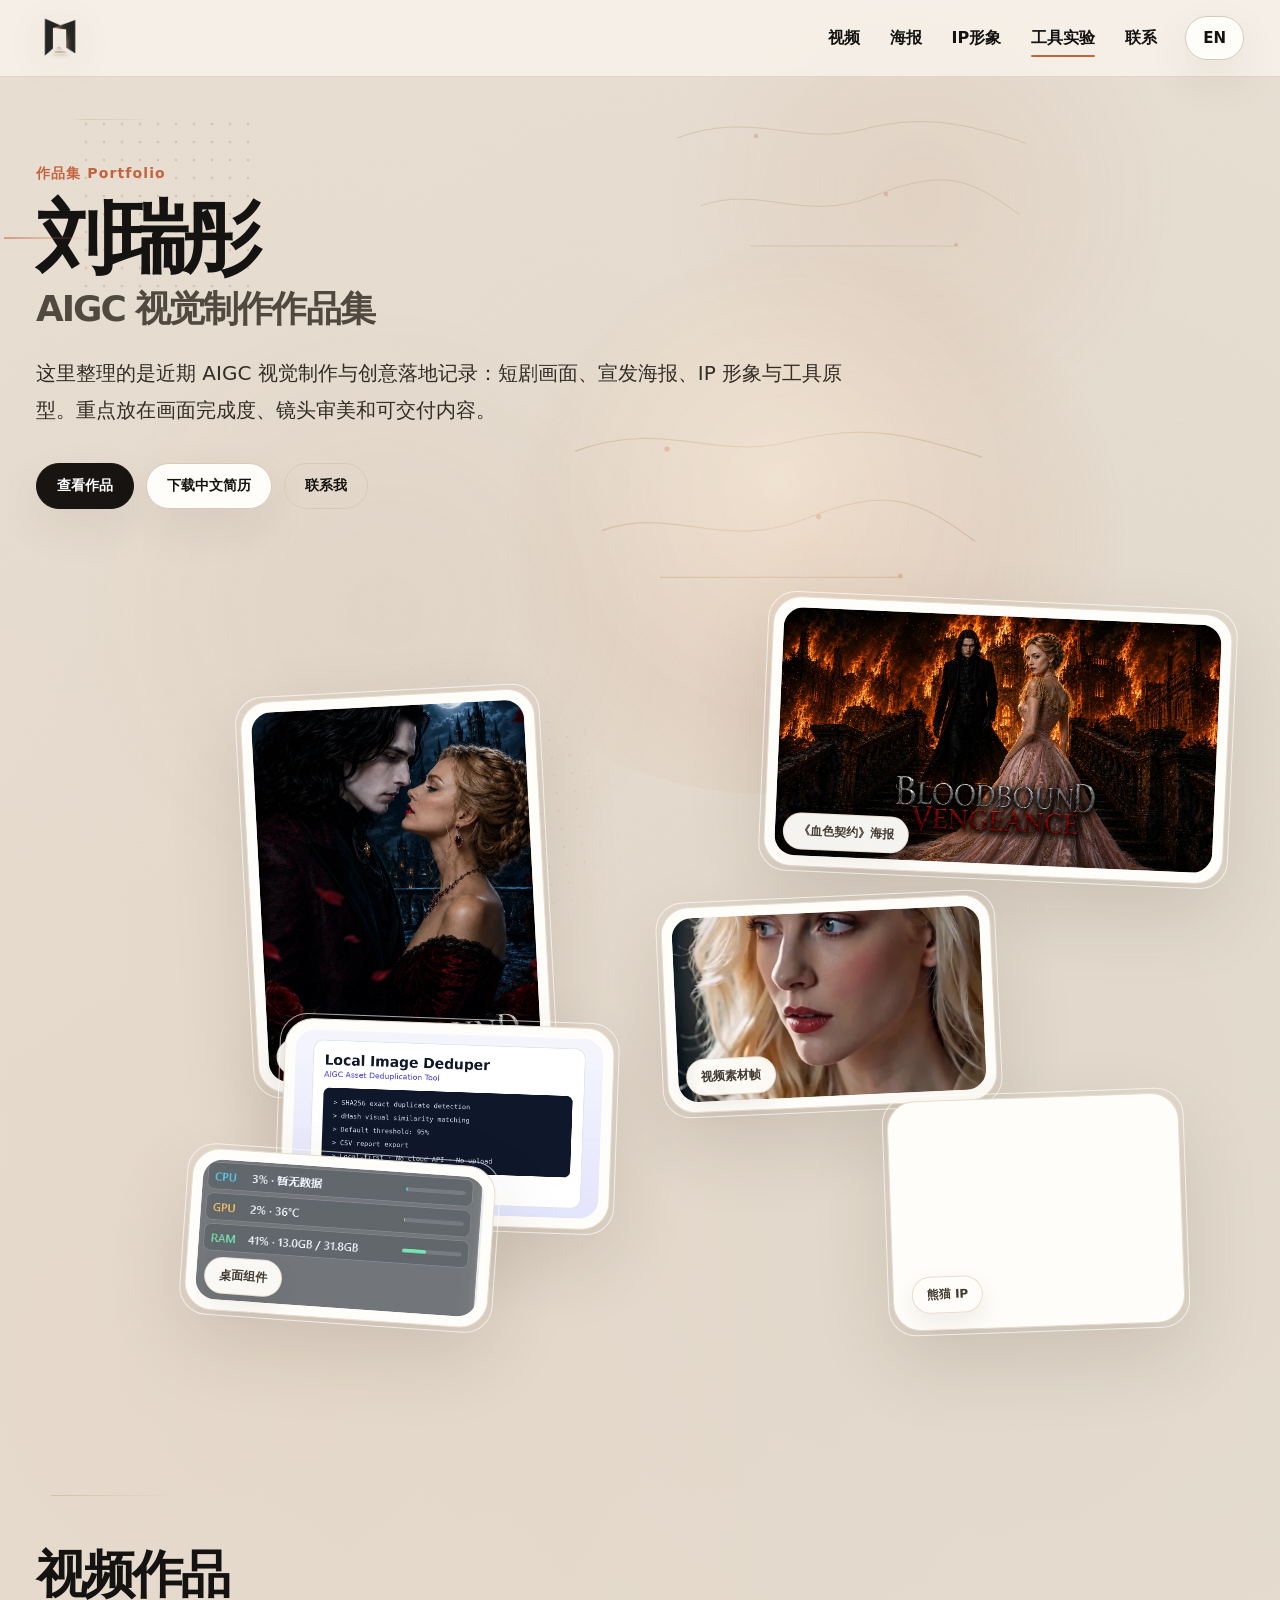
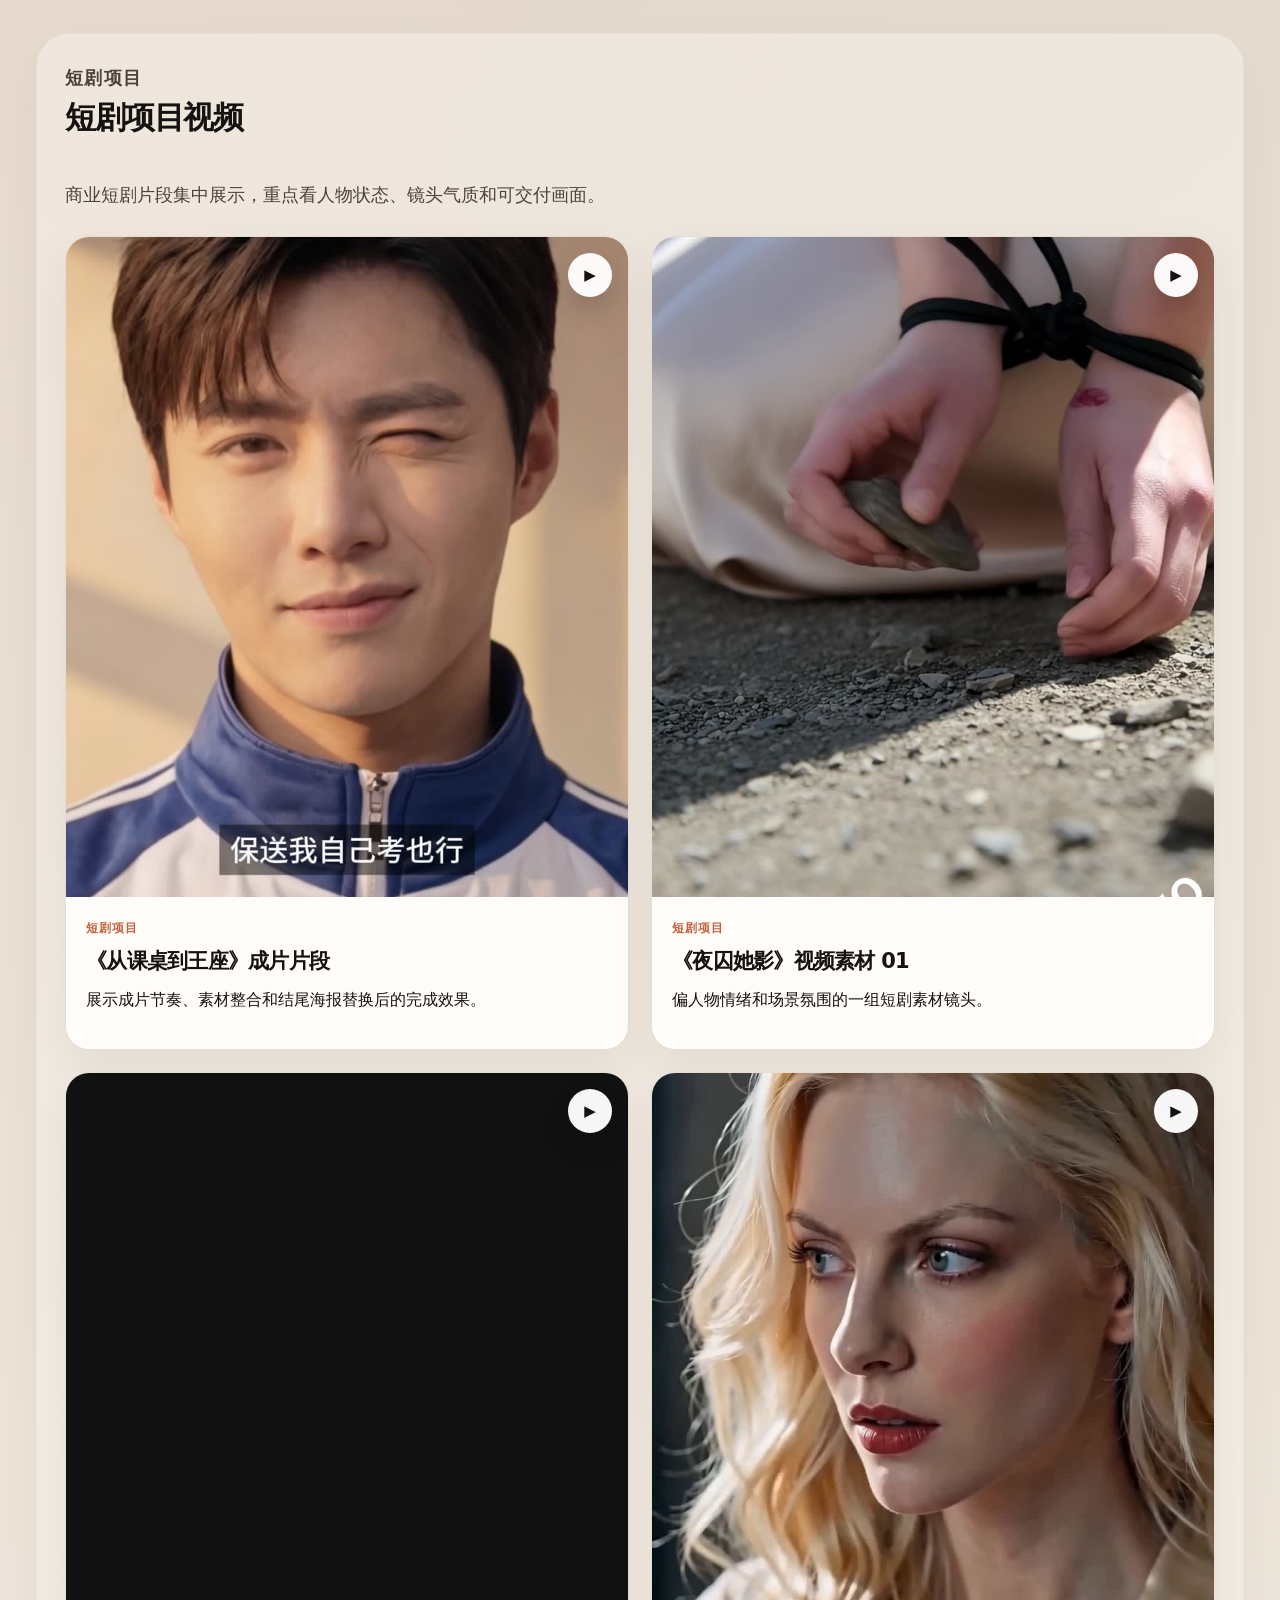
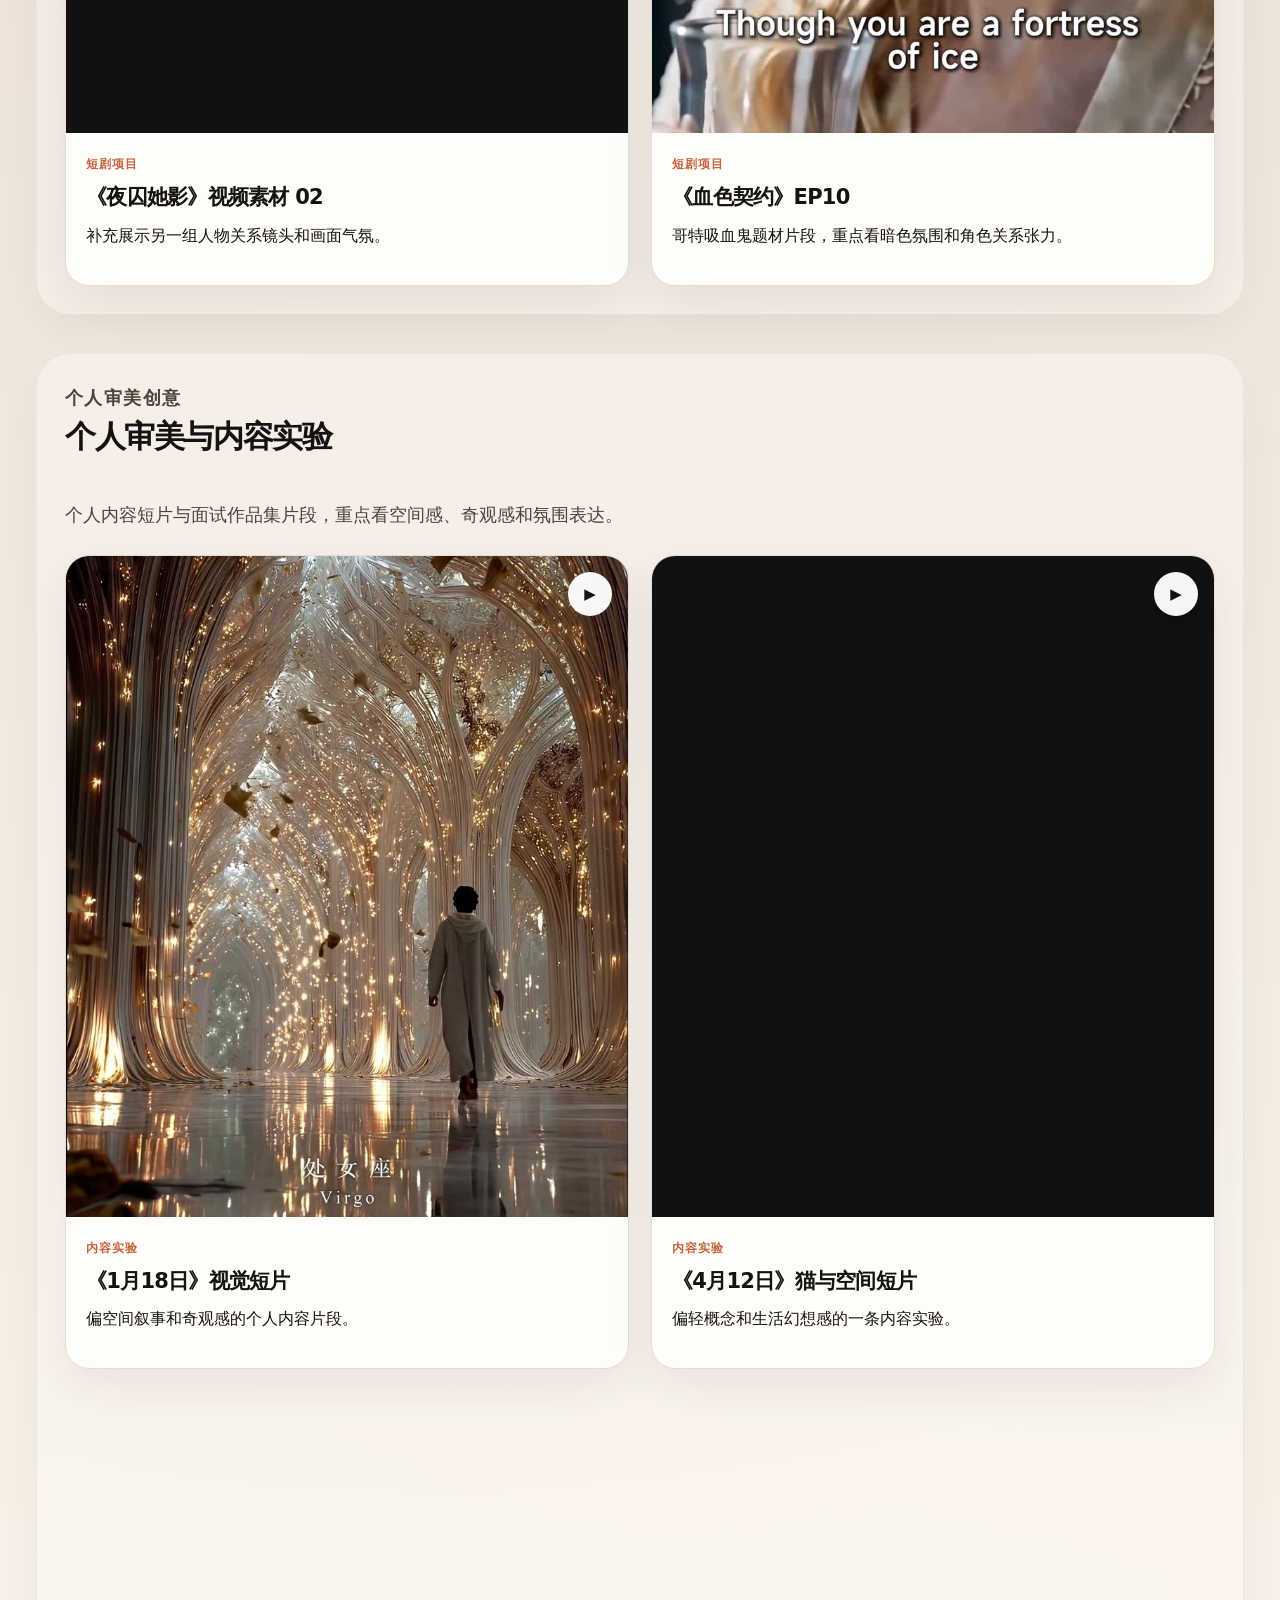
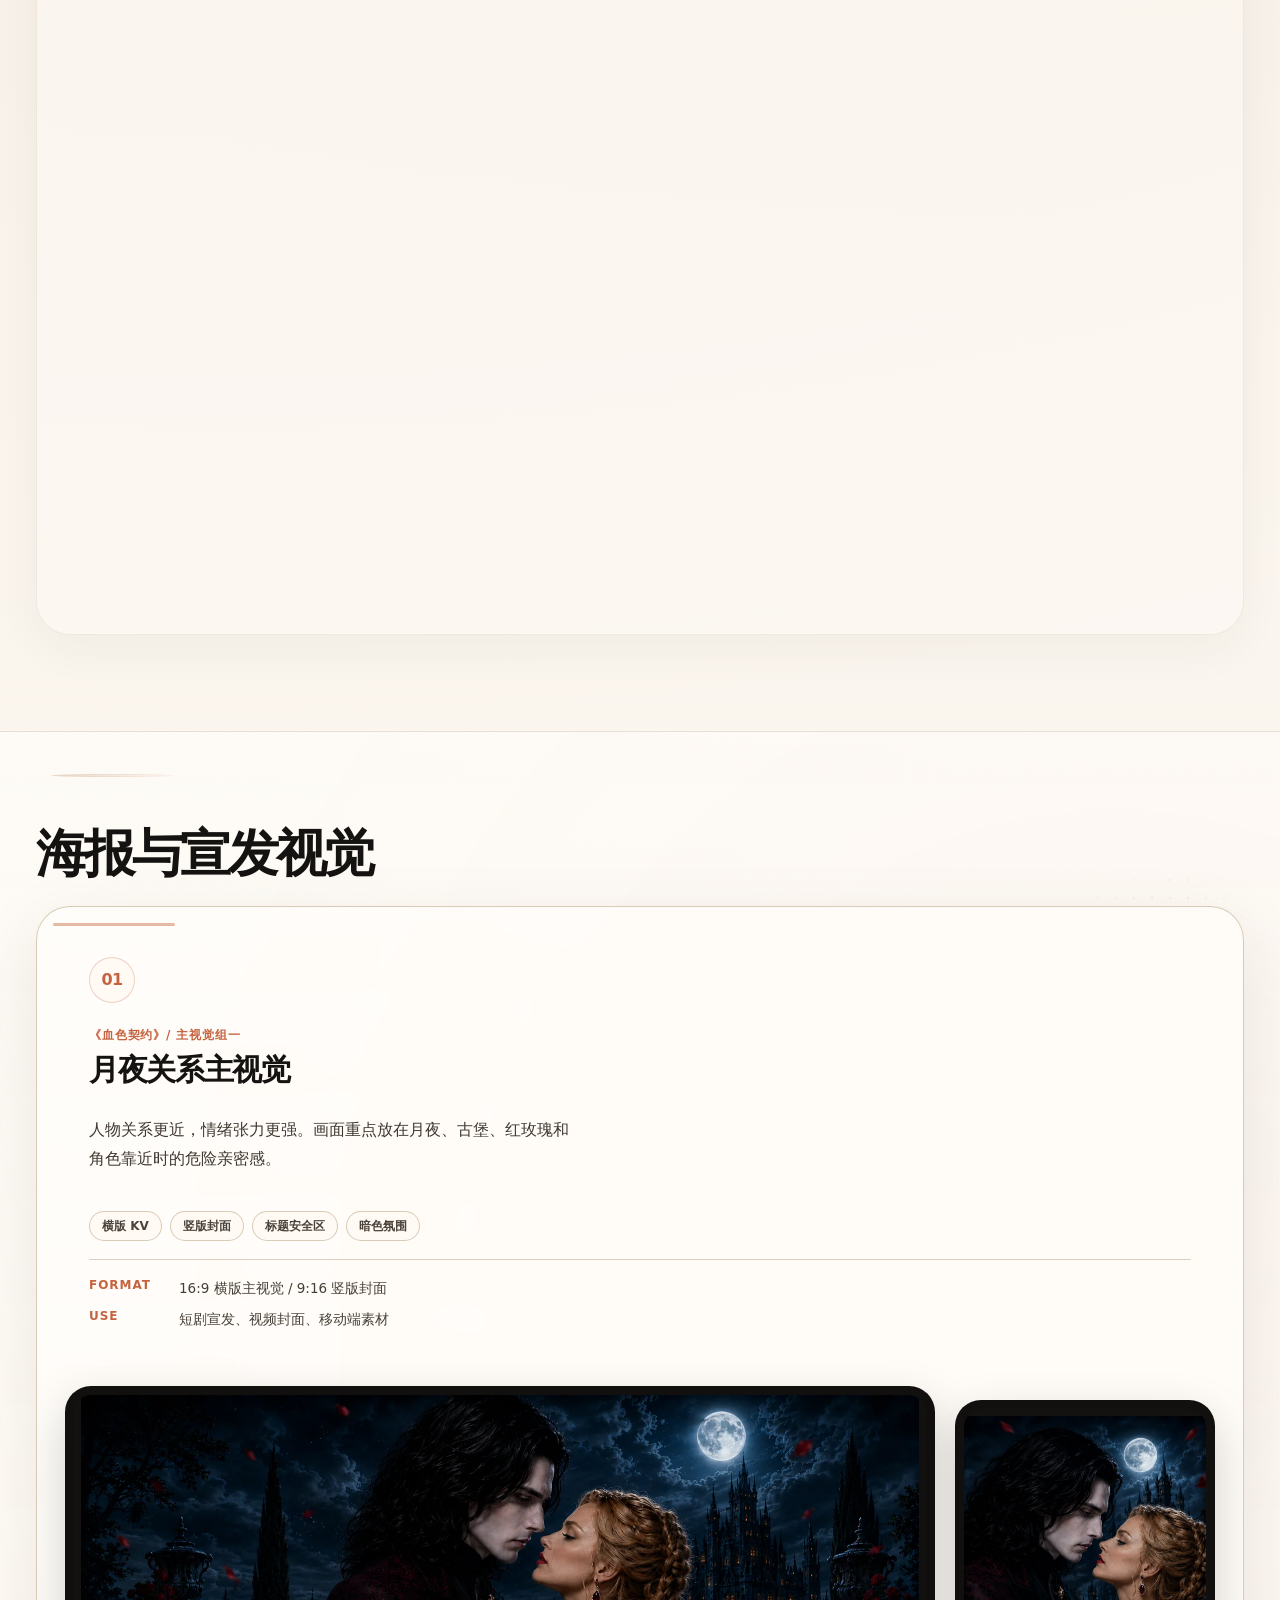
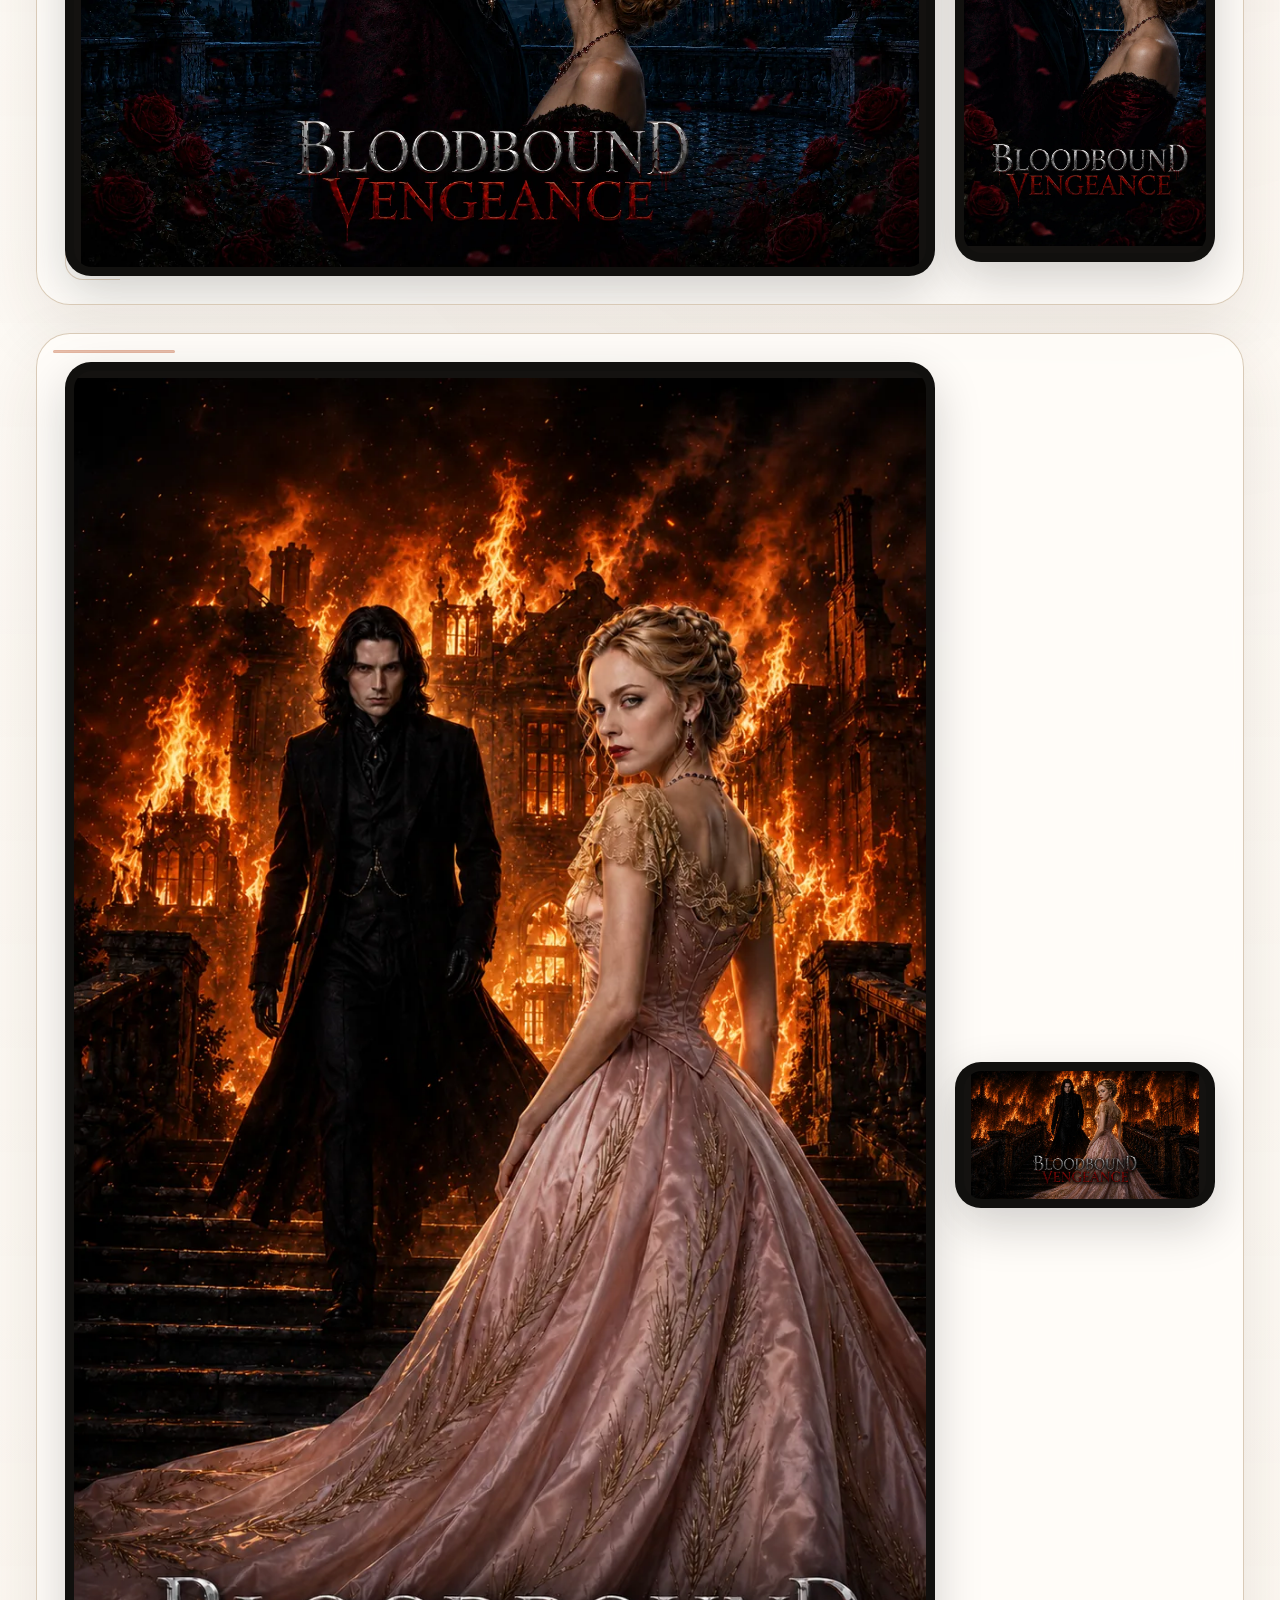
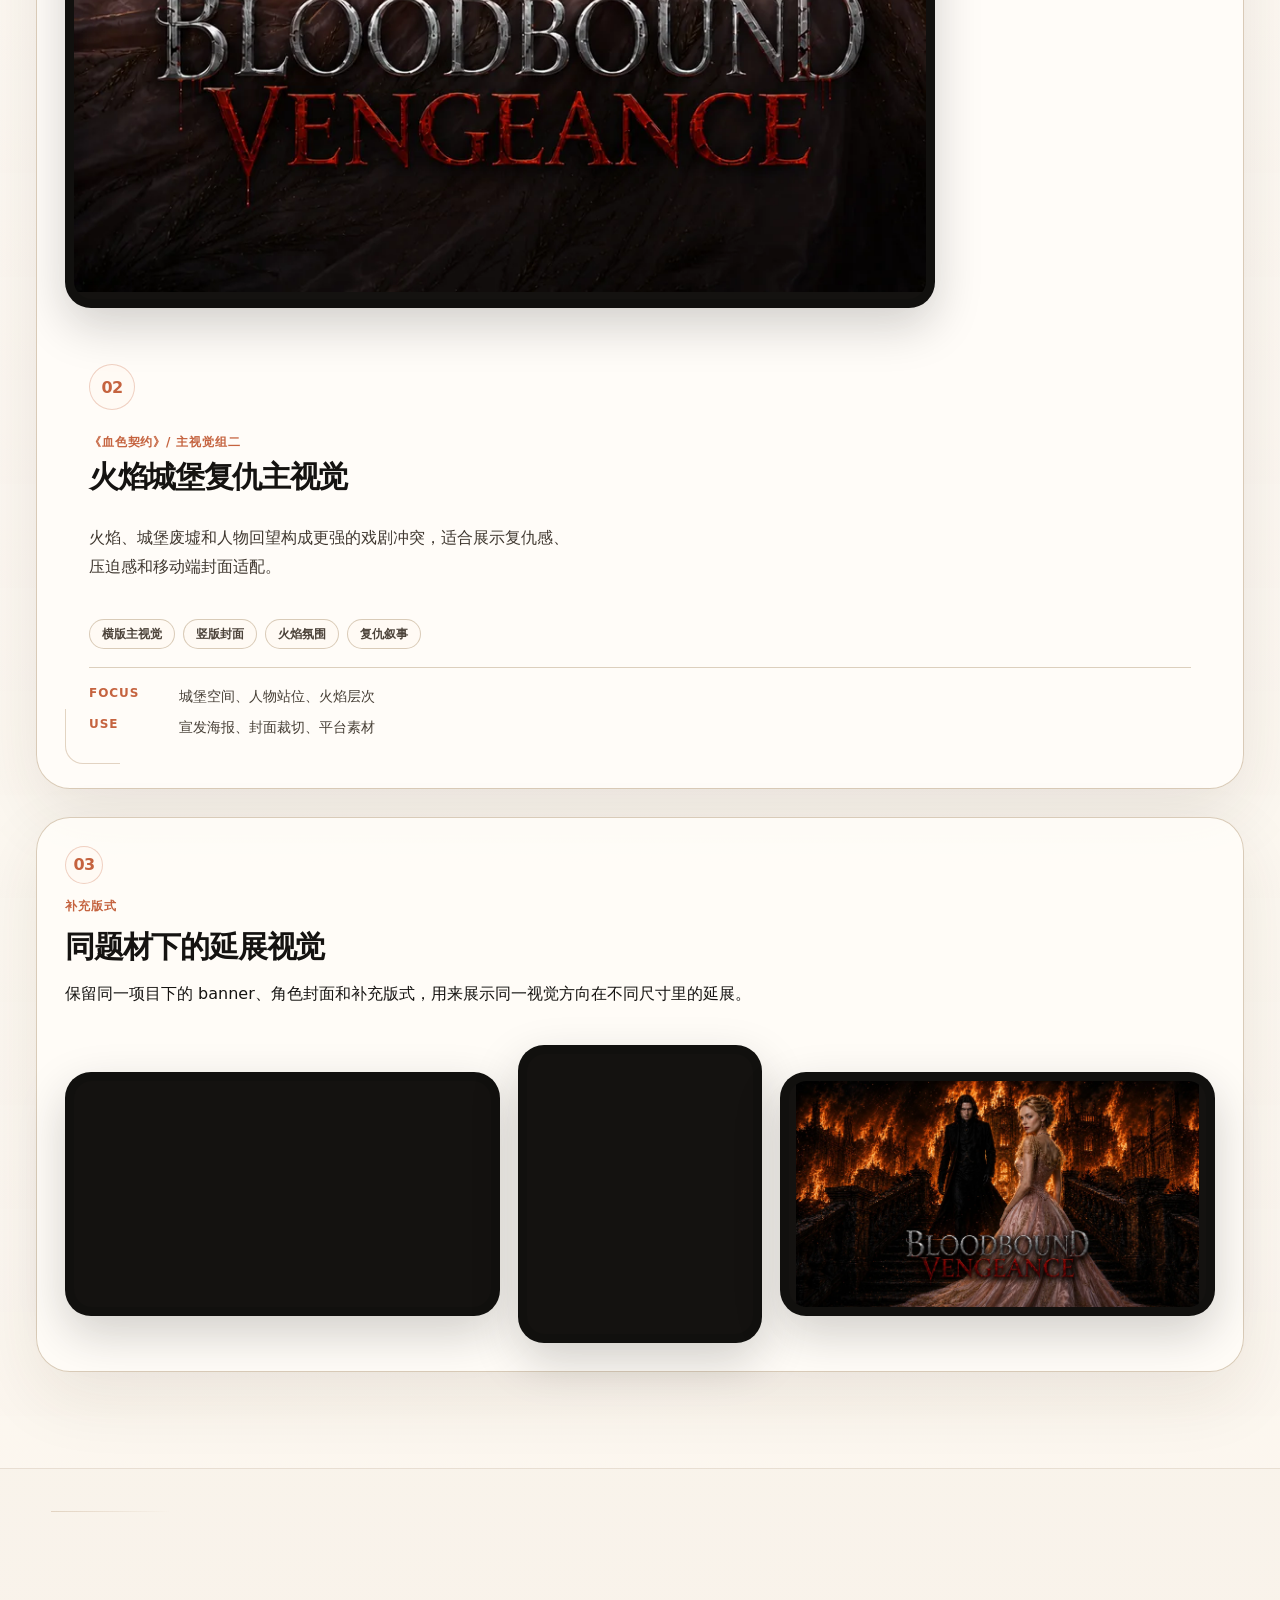
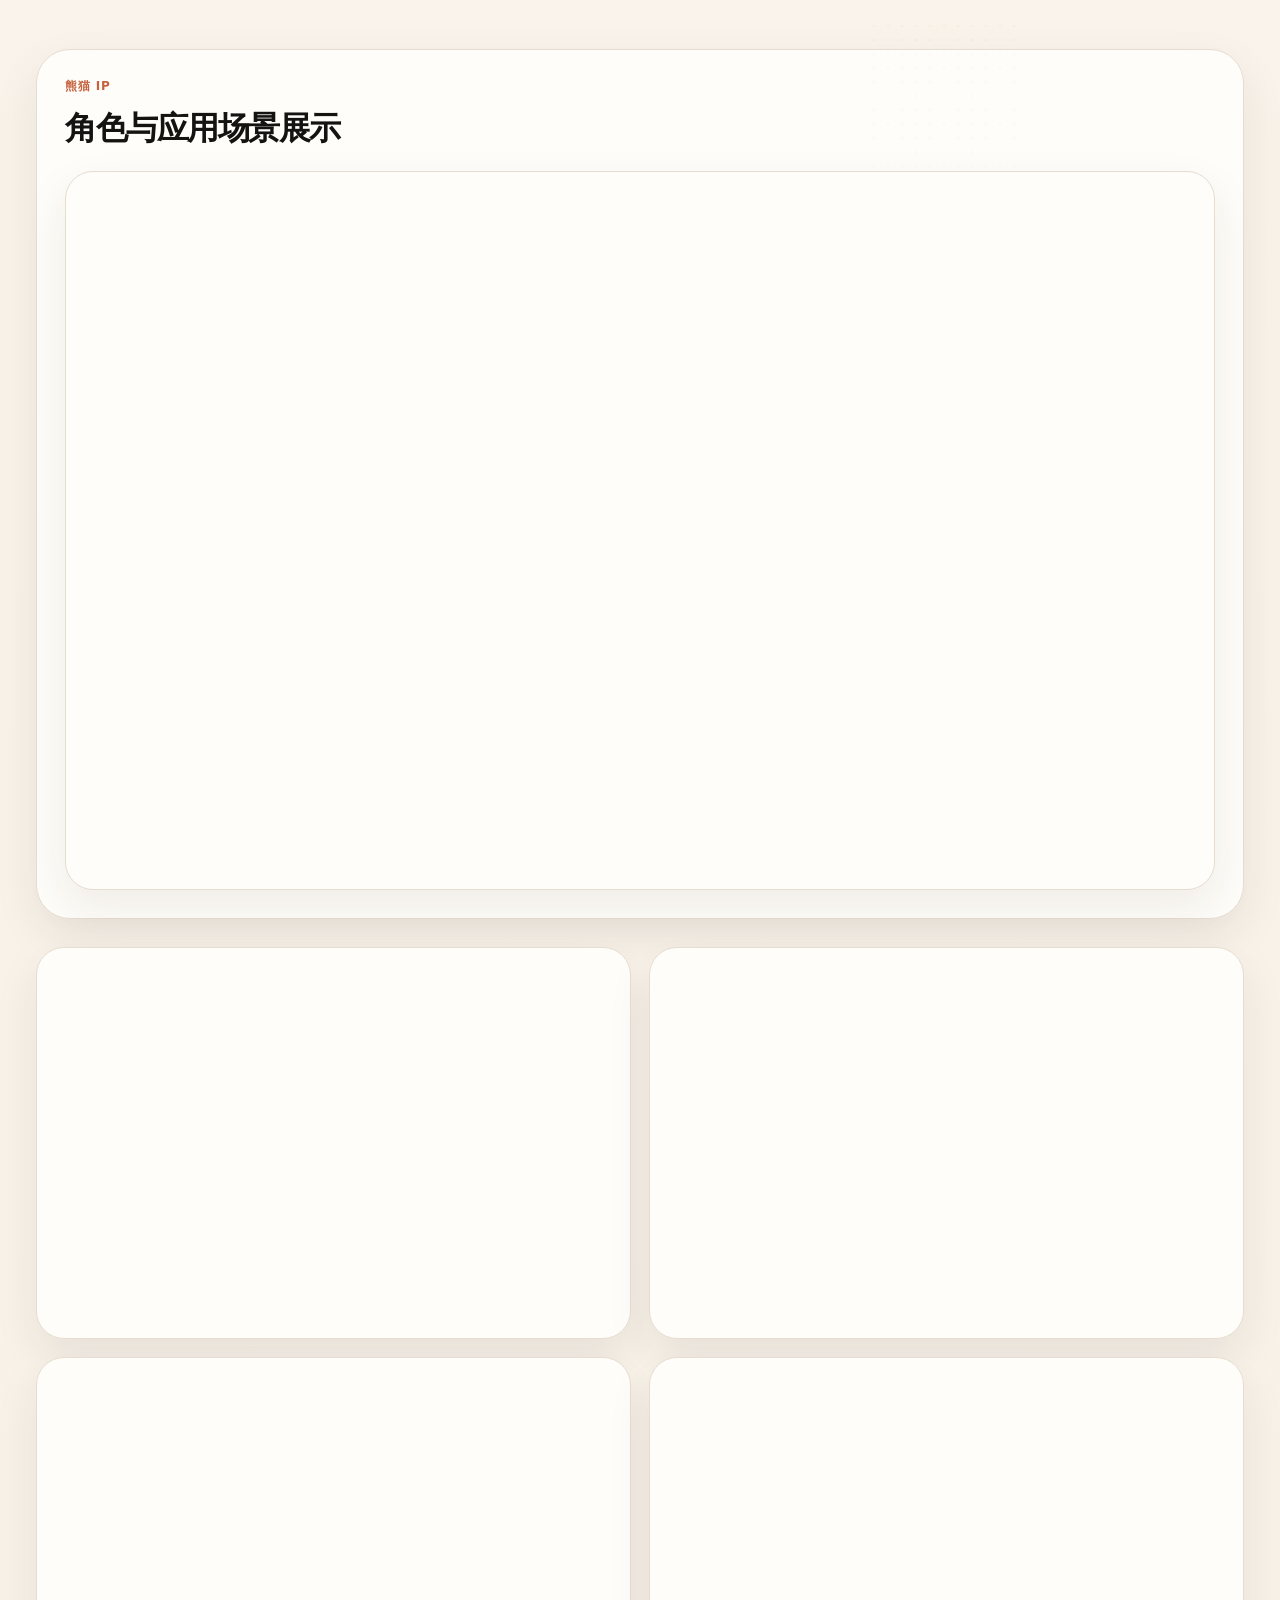
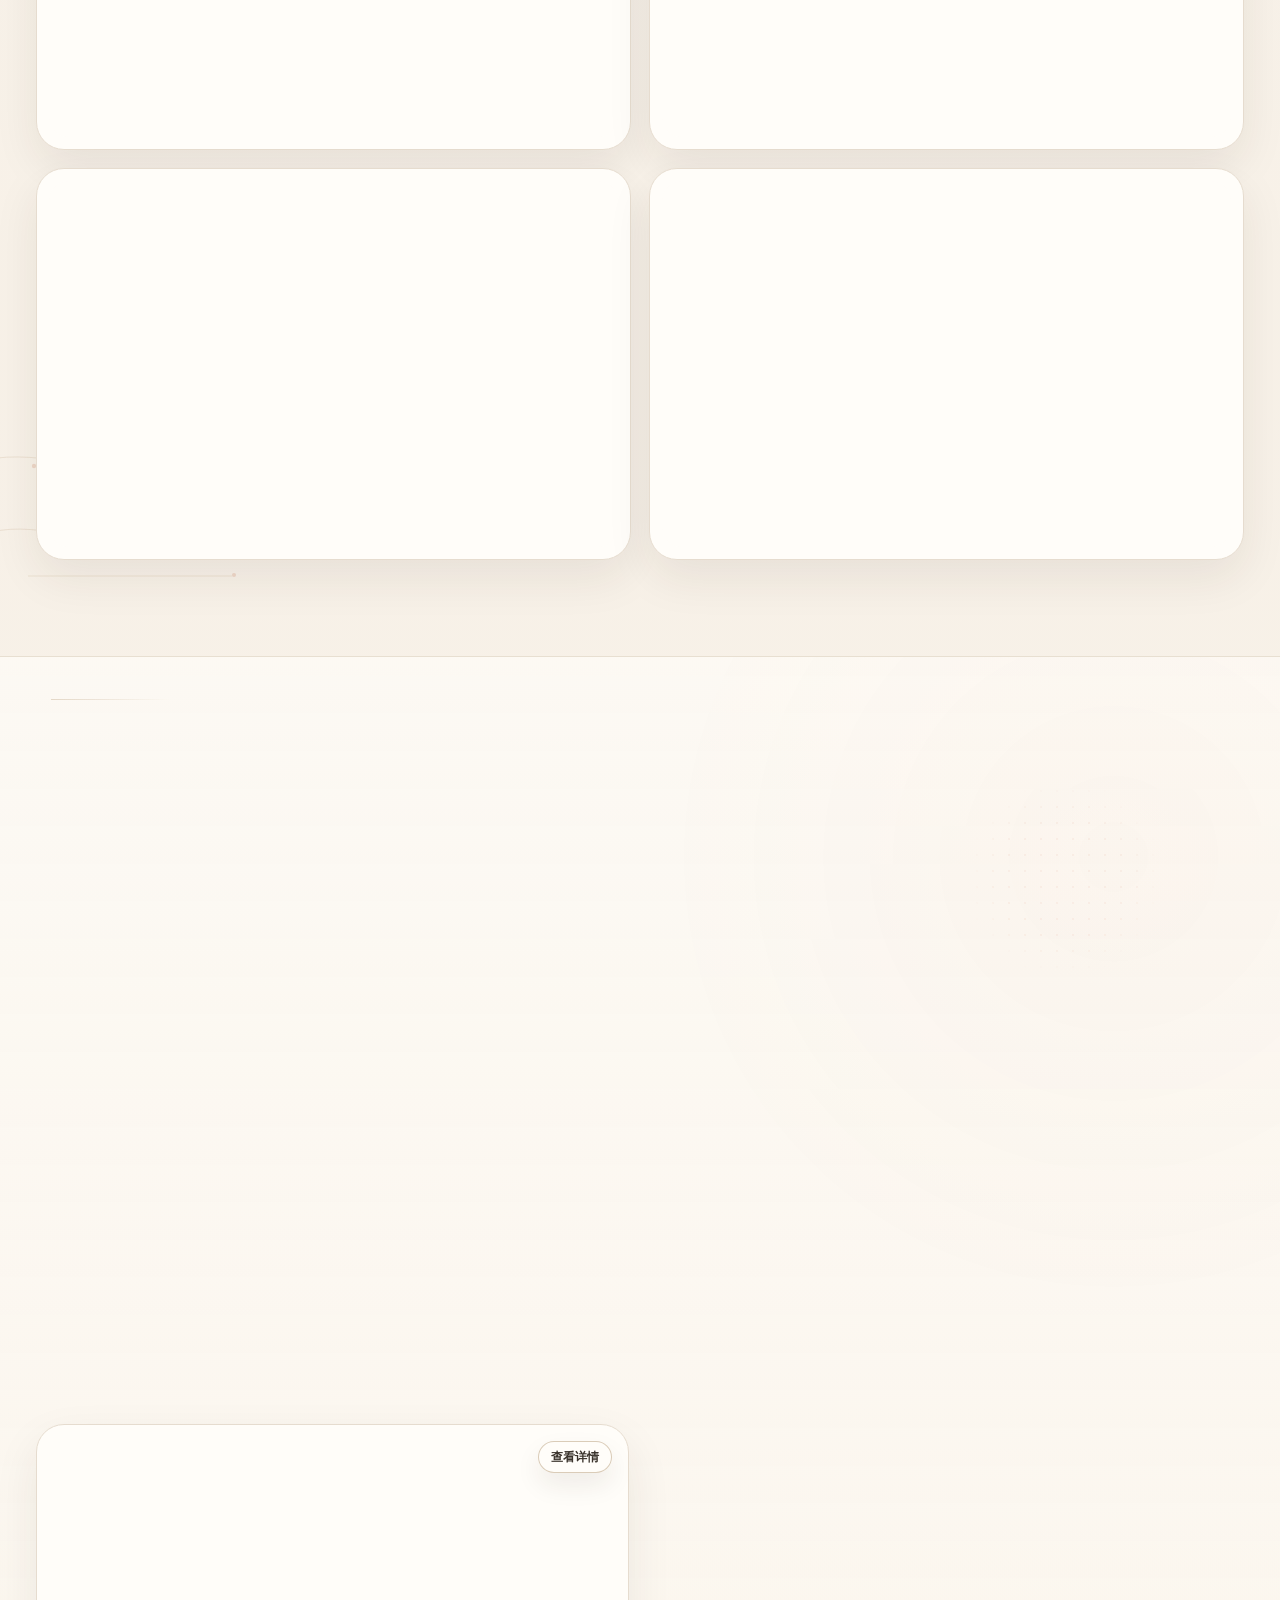
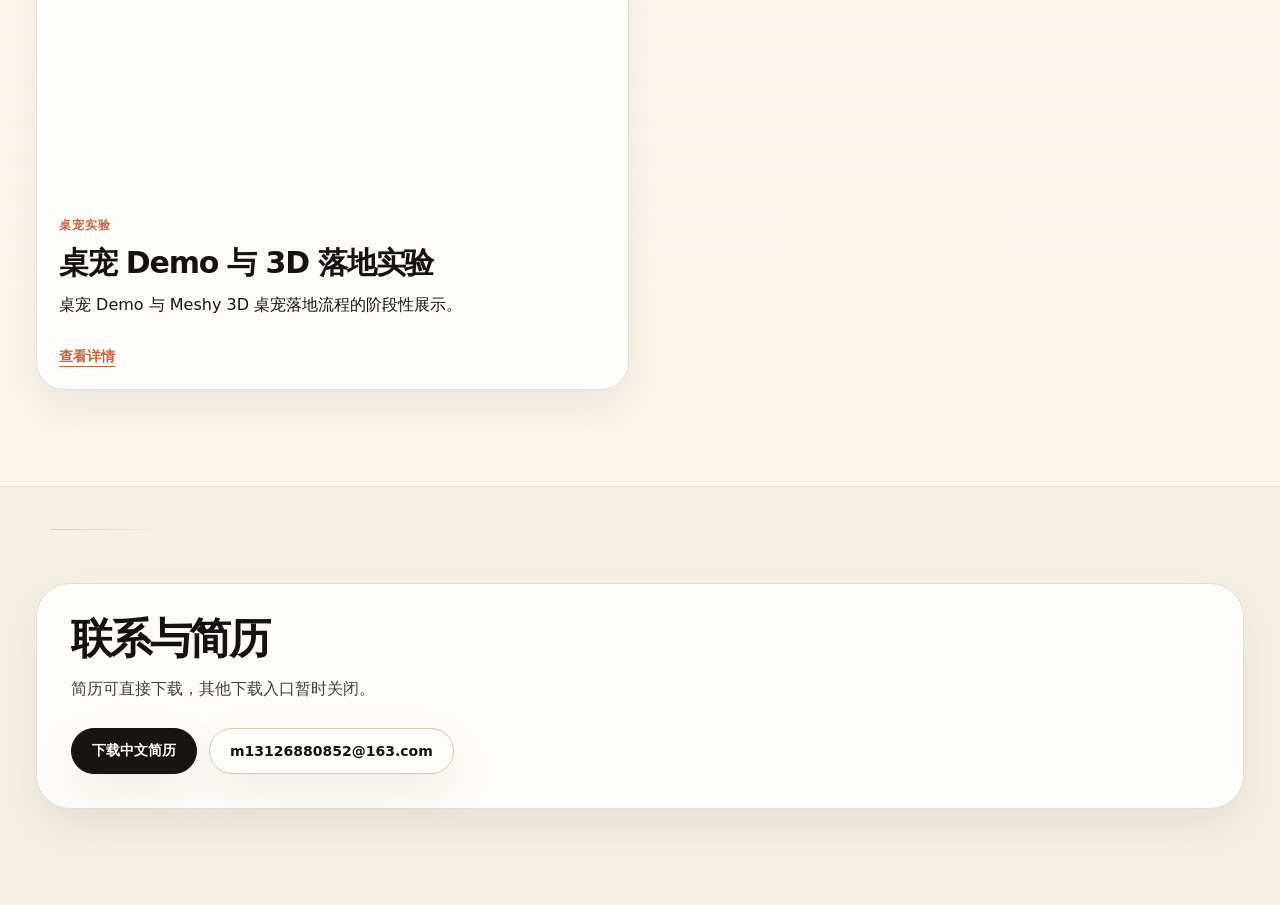
<file: index.html>
<!doctype html>
<html lang="zh-CN">
<head>
  <meta charset="utf-8">
  <meta name="viewport" content="width=device-width, initial-scale=1">
  <title>刘瑞彤｜AIGC 视觉制作作品集</title>
  <meta name="description" content="刘瑞彤的 AIGC 视觉制作作品集，包含短剧项目视频、个人审美实验、海报视觉、IP 形象与工具原型。">

  <link rel="icon" href="favicon.ico?v=5" sizes="any">
  <link rel="icon" type="image/svg+xml" href="assets/images/logo/favicon.svg?v=5">
  <link rel="apple-touch-icon" href="assets/images/logo/apple-touch-icon.png?v=5">
  <link rel="stylesheet" href="assets/css/main.css?v=5">
</head>
<body class="cn">
  <nav class="nav" aria-label="primary">
    <div class="nav-wrap">
      <a class="brand brand-logo-only" href="#top" aria-label="刘瑞彤作品集"><img decoding="async" class="brand-logo" src="assets/images/logo/site-logo.png" alt="刘瑞彤作品集"></a>
      <div class="nav-links">
        <a href="#video" data-nav data-cn>视频</a><a href="#video" data-nav data-en>Video</a>
        <a href="#posters" data-nav data-cn>海报</a><a href="#posters" data-nav data-en>Posters</a>
        <a href="#ip" data-nav data-cn>IP形象</a><a href="#ip" data-nav data-en>IP</a>
        <a href="#lab" data-nav data-cn>工具实验</a><a href="#lab" data-nav data-en>Lab</a>
        <a href="#contact" data-nav data-cn>联系</a><a href="#contact" data-nav data-en>Contact</a>
      </div>
      <button class="lang" id="langBtn" type="button" aria-label="toggle language">EN</button>
    </div>
  </nav>

  <main id="top">
    <section class="hero section">
      <div class="shell hero-grid">
        <div class="hero-copy reveal">
          <p class="eyebrow" data-cn>作品集 Portfolio</p>
          <p class="eyebrow" data-en>Portfolio</p>
          <h1 data-cn>刘瑞彤</h1>
          <h1 data-en>Ruitong Liu</h1>
          <p class="hero-title" data-cn>AIGC 视觉制作作品集</p>
          <p class="hero-title" data-en>AIGC Visual Production Portfolio</p>
          <p class="hero-lead" data-cn>这里整理的是近期 AIGC 视觉制作与创意落地记录：短剧画面、宣发海报、IP 形象与工具原型。重点放在画面完成度、镜头审美和可交付内容。</p>
          <p class="hero-lead" data-en>Selected AIGC visual production and creative delivery work, focused on image finish, shot aesthetics, campaign visuals, IP character design, and practical prototypes.</p>
          <div class="hero-actions">
            <a class="btn btn-dark" href="#video" data-cn>查看作品</a><a class="btn btn-dark" href="#video" data-en>View Work</a>
            <a class="btn btn-light" href="assets/downloads/resume-cn.pdf" download data-cn>下载中文简历</a>
            <a class="btn btn-light" href="assets/downloads/resume-en.pdf" download data-en>Download CV</a>
            <a class="btn btn-ghost" href="mailto:m13126880852@163.com" data-cn>联系我</a><a class="btn btn-ghost" href="mailto:m13126880852@163.com" data-en>Contact</a>
          </div>
        </div>

        <div class="hero-collage reveal" aria-label="作品拼贴">
          <figure class="collage-item c1" data-depth="18">
            <img decoding="async" src="assets/images/posters/bloodbound-fire-wide.webp" alt="血色契约海报">
            <figcaption data-cn>《血色契约》海报</figcaption><figcaption data-en>Bloodbound poster</figcaption>
          </figure>
          <figure class="collage-item c2" data-depth="24">
            <img decoding="async" src="assets/images/posters/bloodbound-moon-vertical.webp" alt="竖版海报">
            <figcaption data-cn>竖版封面</figcaption><figcaption data-en>Vertical cover</figcaption>
          </figure>
          <figure class="collage-item c3" data-depth="14">
            <img decoding="async" src="assets/images/video-blood10-cover.jpg" alt="视频素材">
            <figcaption data-cn>视频素材帧</figcaption><figcaption data-en>Video frame</figcaption>
          </figure>
          <figure class="collage-item c4" data-depth="10">
            <img decoding="async" src="assets/images/tools/local-image-deduper.webp" alt="本地图片查重工具">
            <figcaption data-cn>本地工具</figcaption><figcaption data-en>Local tool</figcaption>
          </figure>
          <figure class="collage-item c5" data-depth="12">
            <img decoding="async" src="assets/images/ip/panda-thumb.webp" alt="熊猫IP">
            <figcaption data-cn>熊猫 IP</figcaption><figcaption data-en>Panda IP</figcaption>
          </figure>
          <figure class="collage-item c6" data-depth="16">
            <img decoding="async" src="assets/images/tools/hardware-glass.webp" alt="桌面监控组件">
            <figcaption data-cn>桌面组件</figcaption><figcaption data-en>Desktop widget</figcaption>
          </figure>
        </div>
      </div>
    </section>

    <section id="video" class="section">
      <div class="shell">
        <div class="section-head minimal-head reveal">
          <h2 data-cn>视频作品</h2>
          <h2 data-en>Video Work</h2>
        </div>

        <div class="content-group reveal">
          <div class="group-head">
            <div>
              <p class="group-kicker" data-cn>短剧项目</p><p class="group-kicker" data-en>Short Drama</p>
              <h3 data-cn>短剧项目视频</h3><h3 data-en>Short-Drama Clips</h3>
            </div>
            <p data-cn>商业短剧片段集中展示，重点看人物状态、镜头气质和可交付画面。</p>
            <p data-en>Commercial short-drama excerpts focused on character staging, visual tone, and delivery-ready output.</p>
          </div>
          <div class="video-grid four">
            <article class="video-card reveal" data-video="assets/videos/desk-to-throne-preview.mp4">
              <button class="video-cover"><img decoding="async" loading="lazy" src="assets/images/video-desk-cover.jpg" alt="从课桌到王座"><span>▶</span></button>
              <div class="card-copy">
                <p class="meta" data-cn>短剧项目</p><p class="meta" data-en>Drama Project</p>
                <h3 data-cn>《从课桌到王座》成片片段</h3><h3 data-en>Desk to Throne</h3>
                <p data-cn>展示成片节奏、素材整合和结尾海报替换后的完成效果。</p><p data-en>Edited episode clip with pacing, integration, and ending poster replacement.</p>
              </div>
            </article>
            <article class="video-card reveal" data-video="assets/videos/night-prison-17-preview.mp4">
              <button class="video-cover"><img decoding="async" loading="lazy" src="assets/images/video-night17-cover.jpg" alt="夜囚她影 01"><span>▶</span></button>
              <div class="card-copy">
                <p class="meta" data-cn>短剧项目</p><p class="meta" data-en>Drama Project</p>
                <h3 data-cn>《夜囚她影》视频素材 01</h3><h3 data-en>Night Prison 01</h3>
                <p data-cn>偏人物情绪和场景氛围的一组短剧素材镜头。</p><p data-en>Character-driven drama material focused on mood and atmosphere.</p>
              </div>
            </article>
            <article class="video-card reveal" data-video="assets/videos/night-prison-21-preview.mp4">
              <button class="video-cover"><img decoding="async" loading="lazy" src="assets/images/video-night21-cover.jpg" alt="夜囚她影 02"><span>▶</span></button>
              <div class="card-copy">
                <p class="meta" data-cn>短剧项目</p><p class="meta" data-en>Drama Project</p>
                <h3 data-cn>《夜囚她影》视频素材 02</h3><h3 data-en>Night Prison 02</h3>
                <p data-cn>补充展示另一组人物关系镜头和画面气氛。</p><p data-en>Additional character and mood shots from the same project.</p>
              </div>
            </article>
            <article class="video-card reveal" data-video="assets/videos/bloodbound-ep10-preview.mp4">
              <button class="video-cover"><img decoding="async" loading="lazy" src="assets/images/video-blood10-cover.jpg" alt="血色契约 EP10"><span>▶</span></button>
              <div class="card-copy">
                <p class="meta" data-cn>短剧项目</p><p class="meta" data-en>Drama Project</p>
                <h3 data-cn>《血色契约》EP10</h3><h3 data-en>Bloodbound Vengeance EP10</h3>
                <p data-cn>哥特吸血鬼题材片段，重点看暗色氛围和角色关系张力。</p><p data-en>Gothic vampire preview built around dark atmosphere and character tension.</p>
              </div>
            </article>
          </div>
        </div>

        <div class="content-group reveal group-offset">
          <div class="group-head">
            <div>
              <p class="group-kicker" data-cn>个人审美创意</p><p class="group-kicker" data-en>Personal Visuals</p>
              <h3 data-cn>个人审美与内容实验</h3><h3 data-en>Personal Visual Experiments</h3>
            </div>
            <p data-cn>个人内容短片与面试作品集片段，重点看空间感、奇观感和氛围表达。</p>
            <p data-en>Personal motion pieces and portfolio reels focused on atmosphere, spectacle, and spatial imagination.</p>
          </div>
          <div class="video-grid four">
            <article class="video-card reveal" data-video="assets/videos/reels/reel-0118.mp4">
              <button class="video-cover"><img decoding="async" loading="lazy" src="assets/images/reels/reel-0118.jpg" alt="1月18日内容实验"><span>▶</span></button>
              <div class="card-copy">
                <p class="meta" data-cn>内容实验</p><p class="meta" data-en>Personal Reel</p>
                <h3 data-cn>《1月18日》视觉短片</h3><h3 data-en>Jan 18 Visual Reel</h3>
                <p data-cn>偏空间叙事和奇观感的个人内容片段。</p><p data-en>A personal motion piece built around spatial storytelling and spectacle.</p>
              </div>
            </article>
            <article class="video-card reveal" data-video="assets/videos/reels/reel-0412.mp4">
              <button class="video-cover"><img decoding="async" loading="lazy" src="assets/images/reels/reel-0412.jpg" alt="4月12日内容实验"><span>▶</span></button>
              <div class="card-copy">
                <p class="meta" data-cn>内容实验</p><p class="meta" data-en>Personal Reel</p>
                <h3 data-cn>《4月12日》猫与空间短片</h3><h3 data-en>Apr 12 Cat Motion Piece</h3>
                <p data-cn>偏轻概念和生活幻想感的一条内容实验。</p><p data-en>A lighter concept piece mixing domestic space and surreal motion.</p>
              </div>
            </article>
            <article class="video-card reveal" data-video="assets/videos/reels/reel-zaowu.mp4">
              <button class="video-cover"><img decoding="async" loading="lazy" src="assets/images/reels/reel-zaowu.jpg" alt="造物"><span>▶</span></button>
              <div class="card-copy">
                <p class="meta" data-cn>内容实验</p><p class="meta" data-en>Personal Reel</p>
                <h3 data-cn>《造物》概念短片</h3><h3 data-en>Creation Concept Reel</h3>
                <p data-cn>偏未来感、晶体感和高光氛围的一组概念视觉片段。</p><p data-en>Concept visuals driven by crystalline forms, light, and future-facing imagery.</p>
              </div>
            </article>
            <article class="video-card reveal" data-video="assets/videos/reels/reel-beast.mp4">
              <button class="video-cover"><img decoding="async" loading="lazy" src="assets/images/reels/reel-beast.jpg" alt="巨兽"><span>▶</span></button>
              <div class="card-copy">
                <p class="meta" data-cn>内容实验</p><p class="meta" data-en>Personal Reel</p>
                <h3 data-cn>《巨兽》概念短片</h3><h3 data-en>Colossus Concept Reel</h3>
                <p data-cn>更偏史诗尺度和情绪场面的概念视频实验。</p><p data-en>An epic-scale concept piece centered on mood, scale, and dramatic imagery.</p>
              </div>
            </article>
          </div>
        </div>
      </div>
    </section>

    <section id="posters" class="section section-soft section-posters">
      <div class="shell">
        <div class="section-head minimal-head reveal poster-title-head">
          <h2 data-cn>海报与宣发视觉</h2>
          <h2 data-en>Posters & Campaign Visuals</h2>
        </div>

        <div class="poster-editorial">
          <article class="poster-feature poster-feature-archive reveal">
            <div class="poster-copy editorial-copy">
              <div class="poster-index">01</div>
              <p class="meta" data-cn>《血色契约》/ 主视觉组一</p><p class="meta" data-en>Bloodbound / Visual Set 01</p>
              <h3 data-cn>月夜关系主视觉</h3><h3 data-en>Moonlit Character Visual</h3>
              <p class="poster-desc" data-cn>人物关系更近，情绪张力更强。画面重点放在月夜、古堡、红玫瑰和角色靠近时的危险亲密感。</p>
              <p class="poster-desc" data-en>Closer character framing with stronger emotional tension, built around moonlight, castle silhouettes, roses, and dangerous intimacy.</p>
              <div class="poster-tags" data-cn><span>横版 KV</span><span>竖版封面</span><span>标题安全区</span><span>暗色氛围</span></div>
              <div class="poster-tags" data-en><span>Wide KV</span><span>Vertical Cover</span><span>Title Safe</span><span>Dark Mood</span></div>
              <dl class="poster-facts">
                <div><dt>Format</dt><dd data-cn>16:9 横版主视觉 / 9:16 竖版封面</dd><dd data-en>16:9 wide visual / 9:16 vertical cover</dd></div>
                <div><dt>Use</dt><dd data-cn>短剧宣发、视频封面、移动端素材</dd><dd data-en>Campaign poster, video cover, mobile visual</dd></div>
              </dl>
            </div>
            <div class="poster-visuals poster-visuals-main">
              <button class="poster-frame wide" data-full="assets/images/posters/bloodbound-moon-wide.webp"><img decoding="async" loading="lazy" src="assets/images/posters/bloodbound-moon-wide.webp" alt="月夜横版海报"></button>
              <button class="poster-frame tall" data-full="assets/images/posters/bloodbound-moon-vertical.webp"><img decoding="async" loading="lazy" src="assets/images/posters/bloodbound-moon-vertical.webp" alt="月夜竖版海报"></button>
            </div>
          </article>

          <article class="poster-feature poster-feature-archive poster-feature-alt reveal">
            <div class="poster-visuals poster-visuals-fire">
              <button class="poster-frame tall large-tall" data-full="assets/images/posters/bloodbound-fire-vertical.webp"><img decoding="async" loading="lazy" src="assets/images/posters/bloodbound-fire-vertical.webp" alt="火焰竖版海报"></button>
              <button class="poster-frame wide" data-full="assets/images/posters/bloodbound-fire-wide.webp"><img decoding="async" loading="lazy" src="assets/images/posters/bloodbound-fire-wide.webp" alt="火焰横版海报"></button>
            </div>
            <div class="poster-copy editorial-copy">
              <div class="poster-index">02</div>
              <p class="meta" data-cn>《血色契约》/ 主视觉组二</p><p class="meta" data-en>Bloodbound / Visual Set 02</p>
              <h3 data-cn>火焰城堡复仇主视觉</h3><h3 data-en>Burning Castle Revenge Visual</h3>
              <p class="poster-desc" data-cn>火焰、城堡废墟和人物回望构成更强的戏剧冲突，适合展示复仇感、压迫感和移动端封面适配。</p>
              <p class="poster-desc" data-en>Fire, castle ruins, and the backward glance create a more dramatic revenge tone across poster and mobile formats.</p>
              <div class="poster-tags" data-cn><span>横版主视觉</span><span>竖版封面</span><span>火焰氛围</span><span>复仇叙事</span></div>
              <div class="poster-tags" data-en><span>Wide Visual</span><span>Vertical Cover</span><span>Fire Mood</span><span>Revenge Tone</span></div>
              <dl class="poster-facts">
                <div><dt>Focus</dt><dd data-cn>城堡空间、人物站位、火焰层次</dd><dd data-en>Architecture, staging, layered fire atmosphere</dd></div>
                <div><dt>Use</dt><dd data-cn>宣发海报、封面裁切、平台素材</dd><dd data-en>Poster, cover crop, platform visual asset</dd></div>
              </dl>
            </div>
          </article>
        </div>

        <div class="poster-ribbon reveal poster-ribbon-archive">
          <div class="poster-ribbon-copy">
            <div class="poster-index small">03</div>
            <p class="meta" data-cn>补充版式</p><p class="meta" data-en>Supporting Layouts</p>
            <h3 data-cn>同题材下的延展视觉</h3><h3 data-en>Additional Campaign Variations</h3>
            <p data-cn>保留同一项目下的 banner、角色封面和补充版式，用来展示同一视觉方向在不同尺寸里的延展。</p>
            <p data-en>Additional banner and character-cover variations showing how one visual direction adapts across formats.</p>
          </div>
          <div class="poster-ribbon-grid">
            <button class="poster-frame mini" data-full="assets/images/posters/bloodbound-banner.webp"><img decoding="async" loading="lazy" src="assets/images/posters/bloodbound-banner.webp" alt="蓝调横版"></button>
            <button class="poster-frame mini vertical-mini" data-full="assets/images/posters/bloodbound-cover.webp"><img decoding="async" loading="lazy" src="assets/images/posters/bloodbound-cover.webp" alt="蓝调竖版"></button>
            <button class="poster-frame mini" data-full="assets/images/posters/bloodbound-fire-wide.webp"><img decoding="async" loading="lazy" src="assets/images/posters/bloodbound-fire-wide.webp" alt="补充海报"></button>
          </div>
        </div>
      </div>
    </section>

    <section id="ip" class="section">
      <div class="shell">
        <div class="section-head minimal-head reveal">
          <h2 data-cn>IP 形象与产品视觉</h2>
          <h2 data-en>IP Character & Product Visuals</h2>
        </div>

        <div class="ip-showcase reveal">
          <div class="ip-main-card">
            <div class="ip-main-head">
              <p class="meta" data-cn>熊猫 IP</p><p class="meta" data-en>Panda IP</p>
              <h3 data-cn>角色与应用场景展示</h3><h3 data-en>Character and Application Showcase</h3>
            </div>
            <button class="ip-hero" data-full="assets/images/ip/panda-ip-showcase.webp"><img decoding="async" loading="lazy" src="assets/images/ip/panda-ip-showcase.webp" alt="熊猫IP展示板"></button>
          </div>
          <div class="ip-grid editorial-grid">
            <button class="ip-card reveal" data-full="assets/images/ip/panda-chip.webp"><img decoding="async" loading="lazy" src="assets/images/ip/panda-chip.webp" alt="熊猫芯片"></button>
            <button class="ip-card reveal" data-full="assets/images/ip/panda-headset.webp"><img decoding="async" loading="lazy" src="assets/images/ip/panda-headset.webp" alt="熊猫耳机"></button>
            <button class="ip-card reveal" data-full="assets/images/ip/panda-cockpit.webp"><img decoding="async" loading="lazy" src="assets/images/ip/panda-cockpit.webp" alt="熊猫驾驶场景"></button>
            <button class="ip-card reveal" data-full="assets/images/ip/panda-chair.webp"><img decoding="async" loading="lazy" src="assets/images/ip/panda-chair.webp" alt="熊猫坐姿"></button>
            <button class="ip-card reveal" data-full="assets/images/ip/panda-board.webp"><img decoding="async" loading="lazy" src="assets/images/ip/panda-board.webp" alt="熊猫看板"></button>
            <button class="ip-card reveal" data-full="assets/images/ip/panda-files.webp"><img decoding="async" loading="lazy" src="assets/images/ip/panda-files.webp" alt="熊猫文件"></button>
          </div>
        </div>
      </div>
    </section>

    <section id="lab" class="section section-soft">
      <div class="shell">
        <div class="section-head minimal-head reveal">
          <h2 data-cn>工具与实验</h2>
          <h2 data-en>Tools & Experiments</h2>
        </div>

        <div class="lab-grid clean-lab-grid">
          <a class="lab-card reveal" href="tool-deduper.html">
            <img decoding="async" loading="lazy" src="assets/images/tools/local-image-deduper.webp" alt="本地图片查重工具">
            <div class="lab-copy">
              <p class="meta" data-cn>本地工具</p><p class="meta" data-en>Local Tool</p>
              <h3 data-cn>本地图片查重工具</h3><h3 data-en>Local Image Deduper</h3>
              <p data-cn>面向 AIGC 批量素材整理的本地工具原型。</p><p data-en>A local utility prototype for AIGC asset cleanup.</p>
              <span class="lab-link" data-cn>查看详情</span><span class="lab-link" data-en>View detail</span>
            </div>
          </a>

          <a class="lab-card reveal" href="tool-hardware.html">
            <img decoding="async" loading="lazy" src="assets/images/tools/hardware-glass.webp" alt="桌面监控组件">
            <div class="lab-copy">
              <p class="meta" data-cn>桌面组件</p><p class="meta" data-en>Desktop Widget</p>
              <h3 data-cn>硬件监控组件</h3><h3 data-en>Hardware Glass</h3>
              <p data-cn>悬浮式桌面监控组件的界面与交互方向。</p><p data-en>A lightweight floating widget for hardware monitoring.</p>
              <span class="lab-link" data-cn>查看详情</span><span class="lab-link" data-en>View detail</span>
            </div>
          </a>

          <a class="lab-card reveal" href="tool-pet.html">
            <img decoding="async" loading="lazy" src="assets/images/pets/desktop-pet-showcase.webp" alt="桌宠与3D实验">
            <div class="lab-copy">
              <p class="meta" data-cn>桌宠实验</p><p class="meta" data-en>Desktop Pet Lab</p>
              <h3 data-cn>桌宠 Demo 与 3D 落地实验</h3><h3 data-en>Desktop Pet & 3D Pipeline</h3>
              <p data-cn>桌宠 Demo 与 Meshy 3D 桌宠落地流程的阶段性展示。</p><p data-en>A staged preview of desktop pet demos and the Meshy 3D pipeline.</p>
              <span class="lab-link" data-cn>查看详情</span><span class="lab-link" data-en>View detail</span>
            </div>
          </a>
        </div>
      </div>
    </section>

    <section id="contact" class="section">
      <div class="shell">
        <div class="contact-card reveal">
          <div>
            <h2 data-cn>联系与简历</h2>
            <h2 data-en>Contact & Resume</h2>
            <p data-cn>简历可直接下载，其他下载入口暂时关闭。</p>
            <p data-en>Resume downloads stay open; other download entry points remain closed for now.</p>
          </div>
          <div class="contact-actions">
            <a class="btn btn-dark" href="assets/downloads/resume-cn.pdf" download data-cn>下载中文简历</a>
            <a class="btn btn-dark" href="assets/downloads/resume-en.pdf" download data-en>Download CV</a>
            <a class="btn btn-light" href="mailto:m13126880852@163.com">m13126880852@163.com</a>
          </div>
        </div>
      </div>
    </section>
  </main>

  <div class="modal" id="modal" aria-hidden="true">
    <button class="modal-close" id="modalClose" aria-label="close">×</button>
    <div class="modal-inner" id="modalInner"></div>
  </div>

  <script src="assets/js/main.js"></script>
</body>
</html>
</file>
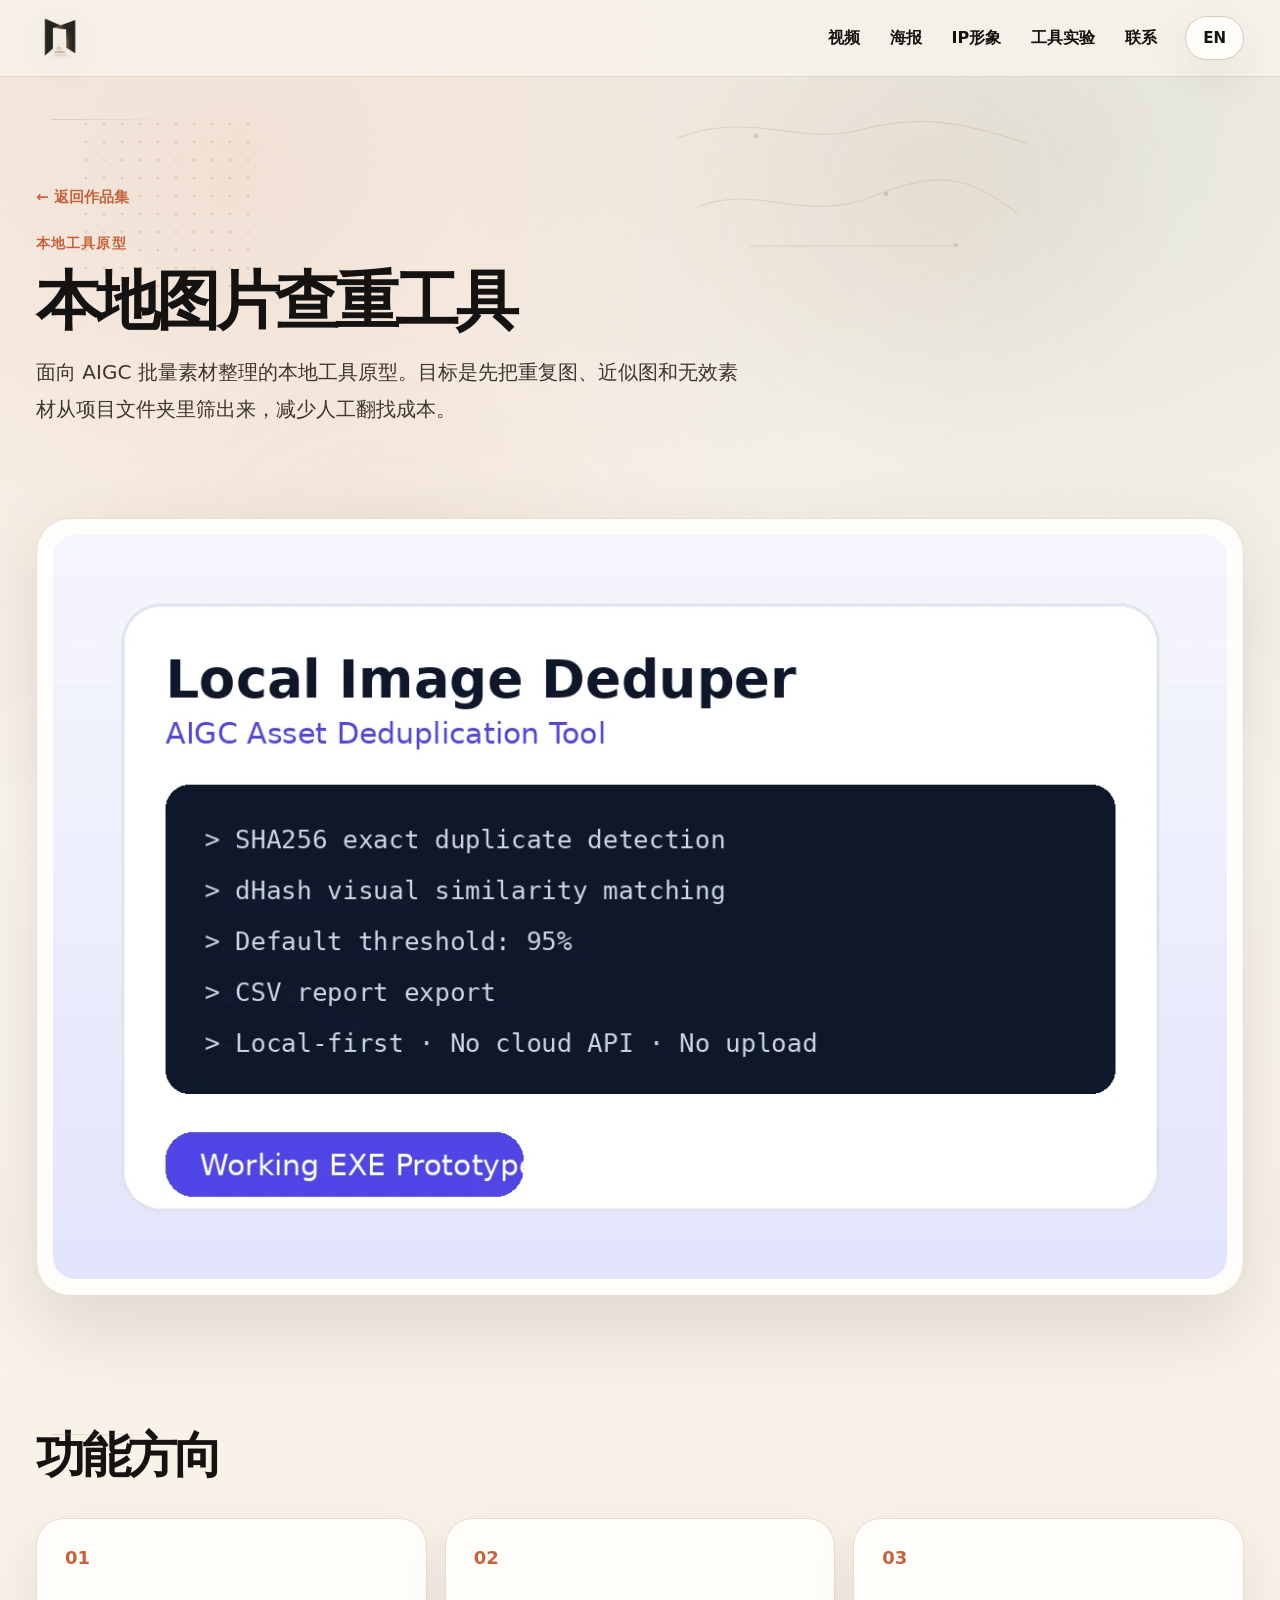
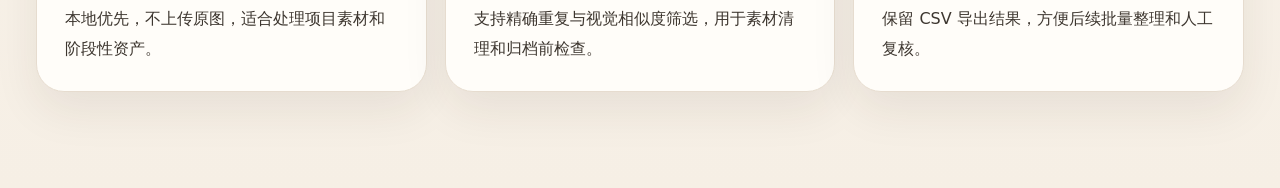
<file: tool-deduper.html>
<!doctype html>
<html lang="zh-CN">
<head>
  <meta charset="utf-8">
  <meta name="viewport" content="width=device-width, initial-scale=1">
  <title>本地图片查重工具｜刘瑞彤作品集</title>

  <link rel="icon" href="favicon.ico?v=5" sizes="any">
  <link rel="icon" type="image/svg+xml" href="assets/images/logo/favicon.svg?v=5">
  <link rel="apple-touch-icon" href="assets/images/logo/apple-touch-icon.png?v=5">
  <link rel="stylesheet" href="assets/css/main.css?v=5">
</head>
<body class="cn">
  <nav class="nav"><div class="nav-wrap"><a class="brand brand-logo-only" href="index.html#top" aria-label="返回作品集"><img decoding="async" class="brand-logo" src="assets/images/logo/site-logo.png" alt="刘瑞彤作品集"></a><div class="nav-links"><a href="index.html#video" data-cn>视频</a><a href="index.html#posters" data-cn>海报</a><a href="index.html#ip" data-cn>IP形象</a><a href="index.html#lab" data-cn>工具实验</a><a href="index.html#contact" data-cn>联系</a><a href="index.html#video" data-en>Video</a><a href="index.html#posters" data-en>Posters</a><a href="index.html#ip" data-en>IP</a><a href="index.html#lab" data-en>Lab</a><a href="index.html#contact" data-en>Contact</a></div><button class="lang" id="langBtn" type="button">EN</button></div></nav>
  <main>
    <section class="detail-hero section">
      <div class="shell detail-grid">
        <div class="detail-copy reveal">
          <a class="back-link" href="index.html#lab" data-cn>← 返回作品集</a><a class="back-link" href="index.html#lab" data-en>← Back to portfolio</a>
          <p class="eyebrow" data-cn>本地工具原型</p><p class="eyebrow" data-en>Local Tool Prototype</p>
          <h1 data-cn>本地图片查重工具</h1><h1 data-en>Local Image Deduper</h1>
          <p data-cn>面向 AIGC 批量素材整理的本地工具原型。目标是先把重复图、近似图和无效素材从项目文件夹里筛出来，减少人工翻找成本。</p>
          <p data-en>A local utility prototype for AIGC asset cleanup, designed to identify duplicate, near-duplicate, and low-value images before project archiving.</p>
        </div>
        <button class="detail-image reveal" data-full="assets/images/tools/local-image-deduper.webp"><img decoding="async" loading="lazy" src="assets/images/tools/local-image-deduper.webp" alt="本地图片查重工具界面"></button>
      </div>
    </section>
    <section class="section detail-section"><div class="shell detail-notes reveal"><div><h2 data-cn>功能方向</h2><h2 data-en>Direction</h2></div><div class="note-grid"><article><h3>01</h3><p data-cn>本地优先，不上传原图，适合处理项目素材和阶段性资产。</p><p data-en>Local-first workflow without uploading original images.</p></article><article><h3>02</h3><p data-cn>支持精确重复与视觉相似度筛选，用于素材清理和归档前检查。</p><p data-en>Supports exact duplicates and visual similarity matching.</p></article><article><h3>03</h3><p data-cn>保留 CSV 导出结果，方便后续批量整理和人工复核。</p><p data-en>CSV export for manual review and batch cleanup.</p></article></div></div></section>
  </main>
  <div class="modal" id="modal" aria-hidden="true"><button class="modal-close" id="modalClose">×</button><div class="modal-inner" id="modalInner"></div></div><script src="assets/js/main.js"></script>
</body>
</html>
</file>
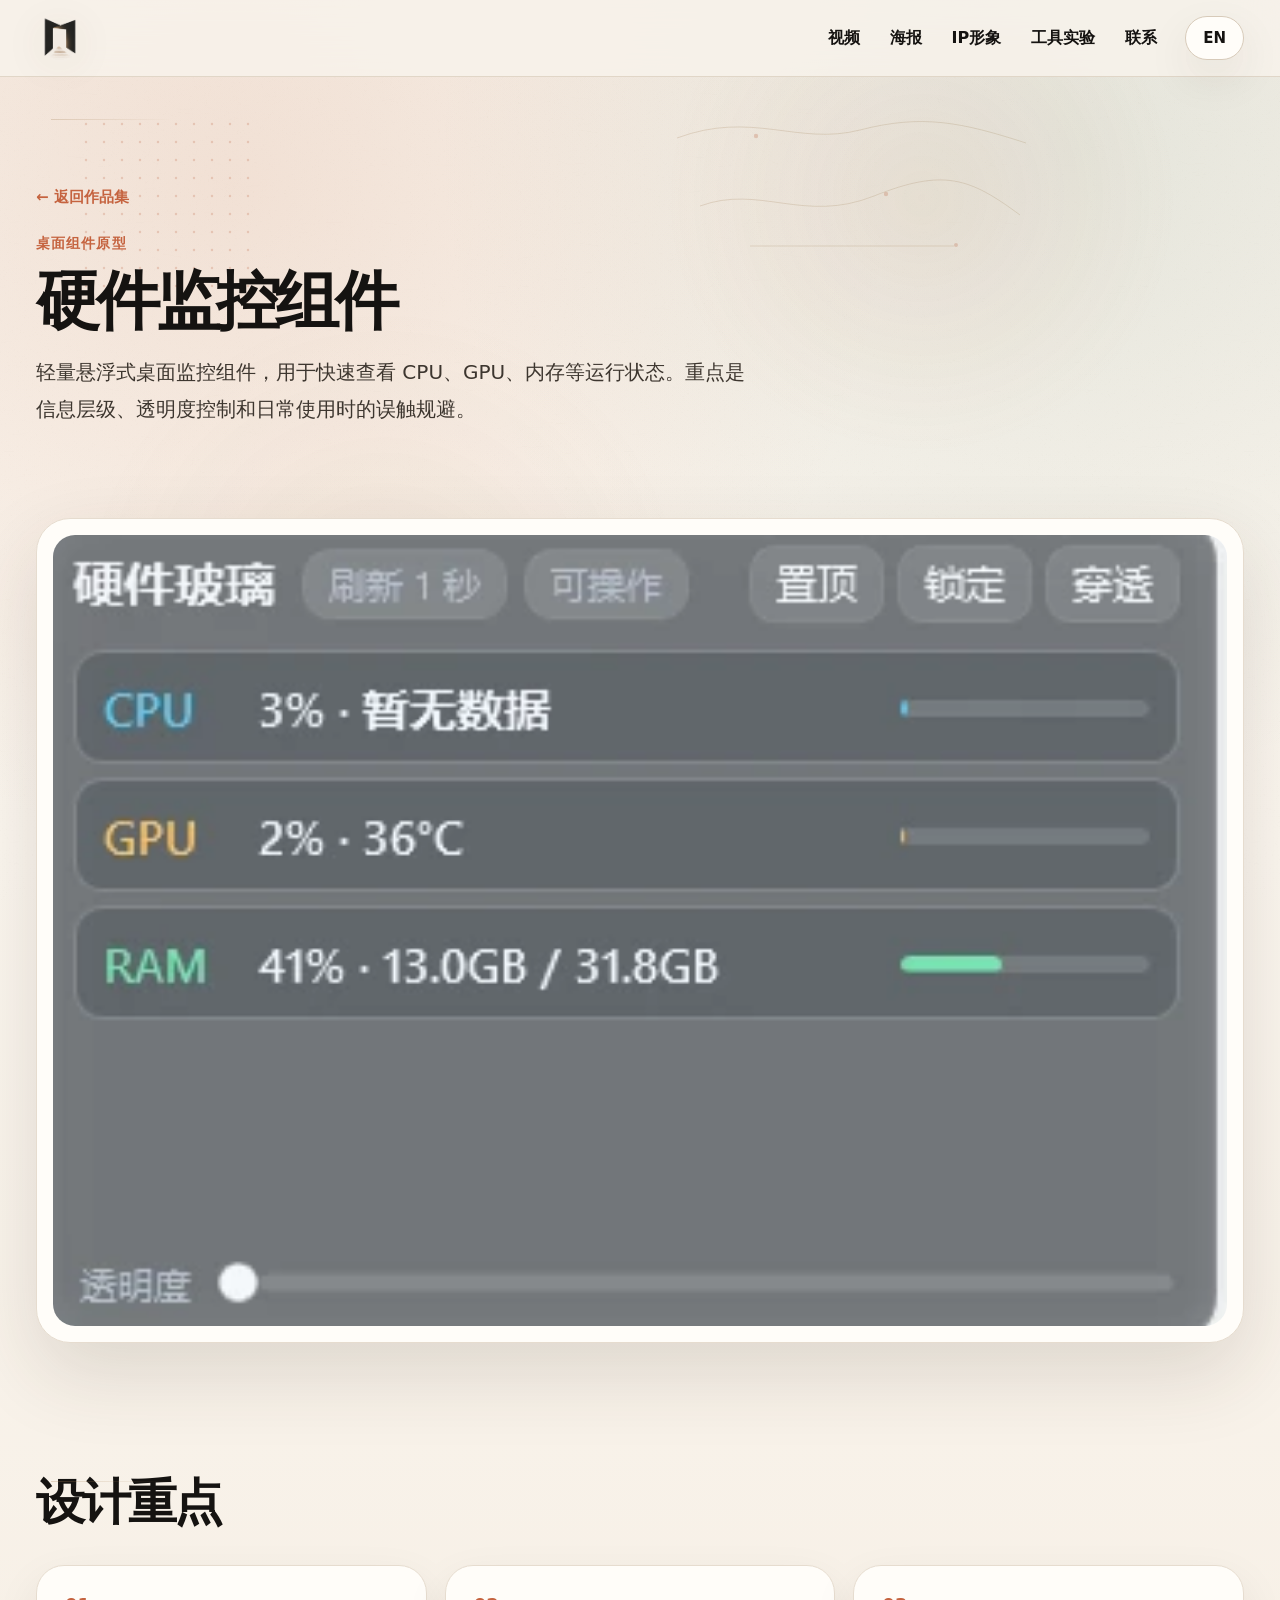
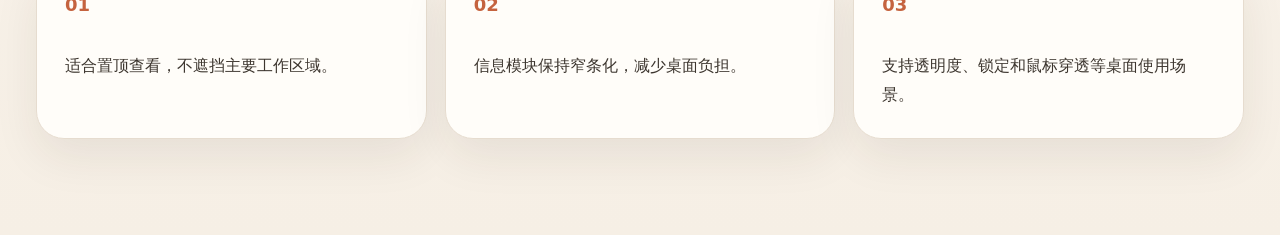
<file: tool-hardware.html>
<!doctype html>
<html lang="zh-CN">
<head>
  <meta charset="utf-8">
  <meta name="viewport" content="width=device-width, initial-scale=1">
  <title>硬件监控组件｜刘瑞彤作品集</title>

  <link rel="icon" href="favicon.ico?v=5" sizes="any">
  <link rel="icon" type="image/svg+xml" href="assets/images/logo/favicon.svg?v=5">
  <link rel="apple-touch-icon" href="assets/images/logo/apple-touch-icon.png?v=5">
  <link rel="stylesheet" href="assets/css/main.css?v=5">
</head>
<body class="cn">
  <nav class="nav"><div class="nav-wrap"><a class="brand brand-logo-only" href="index.html#top" aria-label="返回作品集"><img decoding="async" class="brand-logo" src="assets/images/logo/site-logo.png" alt="刘瑞彤作品集"></a><div class="nav-links"><a href="index.html#video" data-cn>视频</a><a href="index.html#posters" data-cn>海报</a><a href="index.html#ip" data-cn>IP形象</a><a href="index.html#lab" data-cn>工具实验</a><a href="index.html#contact" data-cn>联系</a><a href="index.html#video" data-en>Video</a><a href="index.html#posters" data-en>Posters</a><a href="index.html#ip" data-en>IP</a><a href="index.html#lab" data-en>Lab</a><a href="index.html#contact" data-en>Contact</a></div><button class="lang" id="langBtn" type="button">EN</button></div></nav>
  <main>
    <section class="detail-hero section">
      <div class="shell detail-grid">
        <div class="detail-copy reveal"><a class="back-link" href="index.html#lab" data-cn>← 返回作品集</a><a class="back-link" href="index.html#lab" data-en>← Back to portfolio</a><p class="eyebrow" data-cn>桌面组件原型</p><p class="eyebrow" data-en>Desktop Widget Prototype</p><h1 data-cn>硬件监控组件</h1><h1 data-en>Hardware Glass</h1><p data-cn>轻量悬浮式桌面监控组件，用于快速查看 CPU、GPU、内存等运行状态。重点是信息层级、透明度控制和日常使用时的误触规避。</p><p data-en>A lightweight floating desktop widget for checking CPU, GPU, and memory status, focused on information hierarchy and low-interruption interaction.</p></div>
        <button class="detail-image reveal" data-full="assets/images/tools/hardware-glass.webp"><img decoding="async" loading="lazy" src="assets/images/tools/hardware-glass.webp" alt="硬件监控组件界面"></button>
      </div>
    </section>
    <section class="section detail-section"><div class="shell detail-notes reveal"><div><h2 data-cn>设计重点</h2><h2 data-en>Design Focus</h2></div><div class="note-grid"><article><h3>01</h3><p data-cn>适合置顶查看，不遮挡主要工作区域。</p><p data-en>Always-on-top reference without blocking the workspace.</p></article><article><h3>02</h3><p data-cn>信息模块保持窄条化，减少桌面负担。</p><p data-en>Compact information bars to reduce visual weight.</p></article><article><h3>03</h3><p data-cn>支持透明度、锁定和鼠标穿透等桌面使用场景。</p><p data-en>Supports opacity, lock, and mouse-through usage scenarios.</p></article></div></div></section>
  </main>
  <div class="modal" id="modal" aria-hidden="true"><button class="modal-close" id="modalClose">×</button><div class="modal-inner" id="modalInner"></div></div><script src="assets/js/main.js"></script>
</body>
</html>
</file>
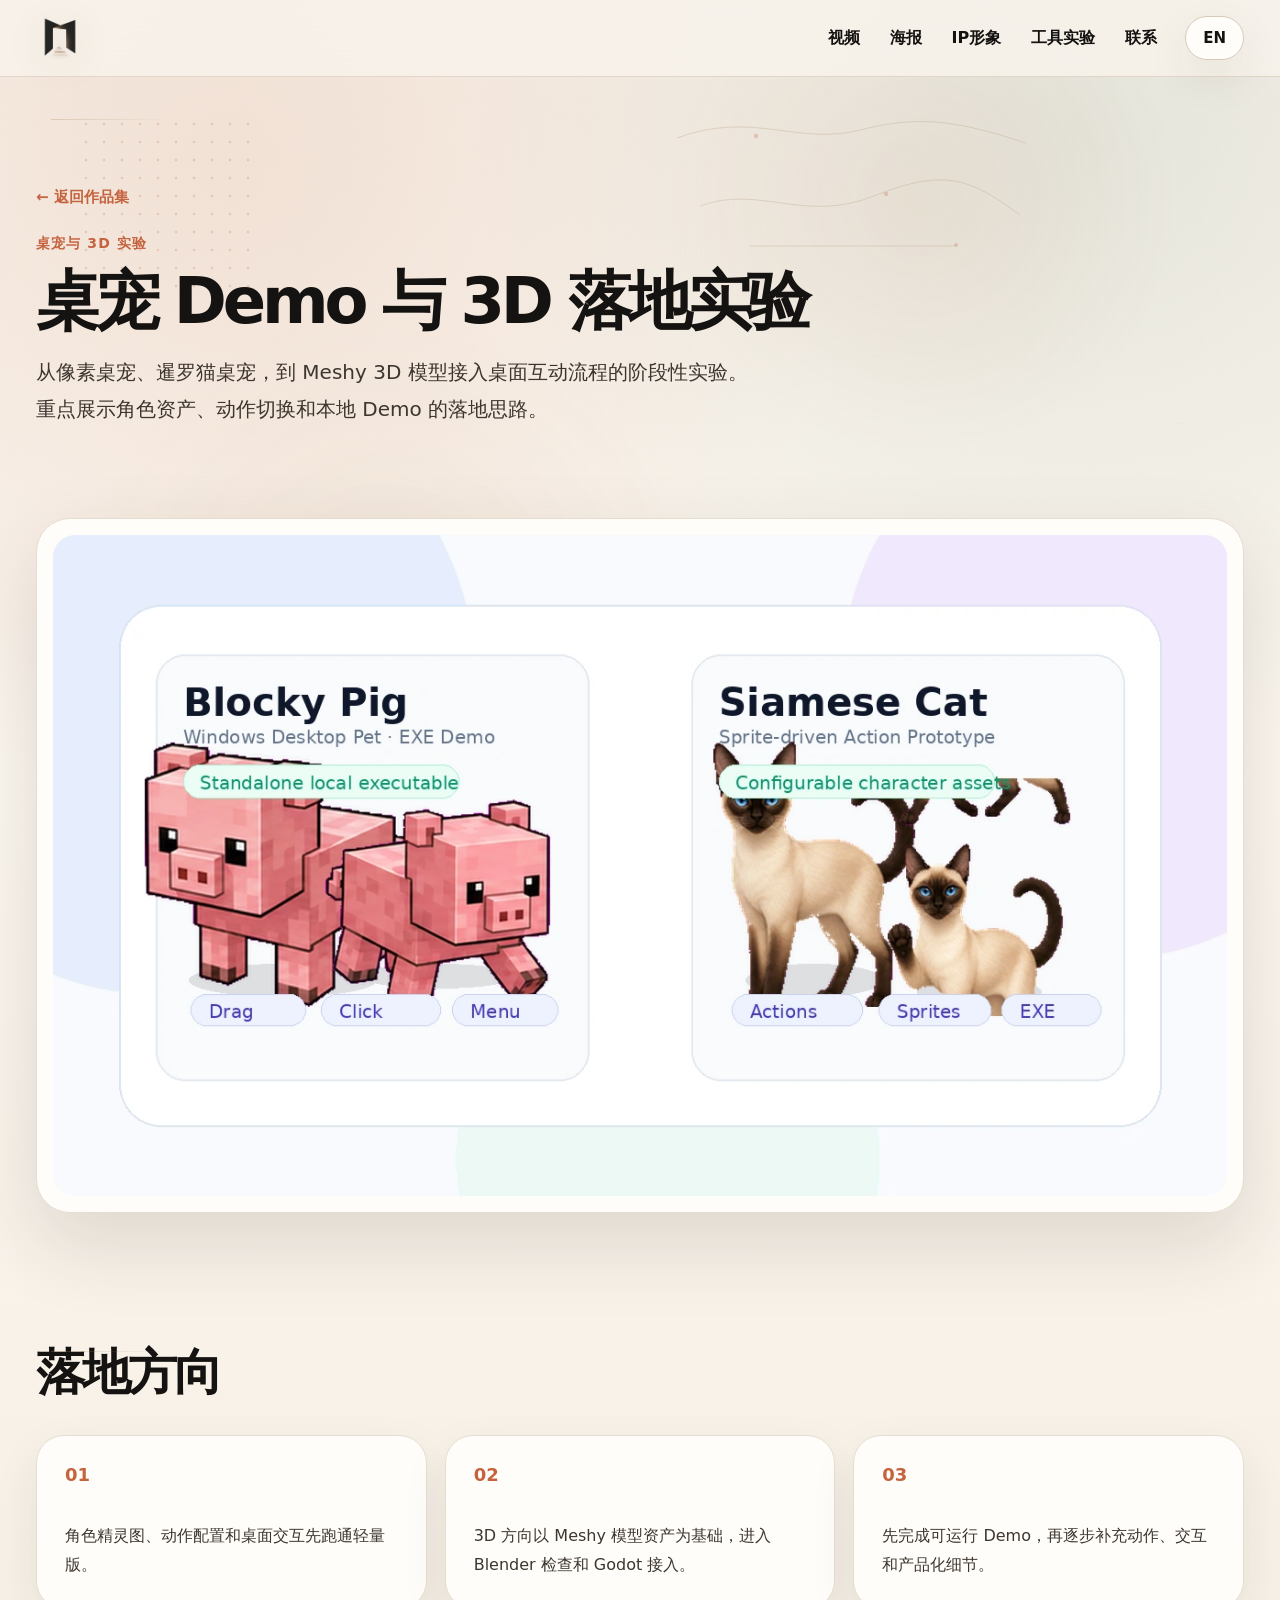
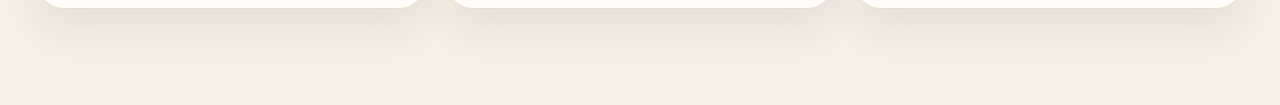
<file: tool-pet.html>
<!doctype html>
<html lang="zh-CN">
<head>
  <meta charset="utf-8">
  <meta name="viewport" content="width=device-width, initial-scale=1">
  <title>桌宠 Demo 与 3D 落地实验｜刘瑞彤作品集</title>

  <link rel="icon" href="favicon.ico?v=5" sizes="any">
  <link rel="icon" type="image/svg+xml" href="assets/images/logo/favicon.svg?v=5">
  <link rel="apple-touch-icon" href="assets/images/logo/apple-touch-icon.png?v=5">
  <link rel="stylesheet" href="assets/css/main.css?v=5">
</head>
<body class="cn">
  <nav class="nav"><div class="nav-wrap"><a class="brand brand-logo-only" href="index.html#top" aria-label="返回作品集"><img decoding="async" class="brand-logo" src="assets/images/logo/site-logo.png" alt="刘瑞彤作品集"></a><div class="nav-links"><a href="index.html#video" data-cn>视频</a><a href="index.html#posters" data-cn>海报</a><a href="index.html#ip" data-cn>IP形象</a><a href="index.html#lab" data-cn>工具实验</a><a href="index.html#contact" data-cn>联系</a><a href="index.html#video" data-en>Video</a><a href="index.html#posters" data-en>Posters</a><a href="index.html#ip" data-en>IP</a><a href="index.html#lab" data-en>Lab</a><a href="index.html#contact" data-en>Contact</a></div><button class="lang" id="langBtn" type="button">EN</button></div></nav>
  <main>
    <section class="detail-hero section">
      <div class="shell detail-grid">
        <div class="detail-copy reveal"><a class="back-link" href="index.html#lab" data-cn>← 返回作品集</a><a class="back-link" href="index.html#lab" data-en>← Back to portfolio</a><p class="eyebrow" data-cn>桌宠与 3D 实验</p><p class="eyebrow" data-en>Desktop Pet and 3D Lab</p><h1 data-cn>桌宠 Demo 与 3D 落地实验</h1><h1 data-en>Desktop Pet & 3D Pipeline</h1><p data-cn>从像素桌宠、暹罗猫桌宠，到 Meshy 3D 模型接入桌面互动流程的阶段性实验。重点展示角色资产、动作切换和本地 Demo 的落地思路。</p><p data-en>A staged experiment from 2D desktop pets to the Meshy 3D desktop-pet pipeline, focused on assets, interaction states, and local demo implementation.</p></div>
        <button class="detail-image reveal" data-full="assets/images/pets/desktop-pet-showcase.webp"><img decoding="async" loading="lazy" src="assets/images/pets/desktop-pet-showcase.webp" alt="桌宠 Demo 展示"></button>
      </div>
    </section>
    <section class="section detail-section"><div class="shell detail-notes reveal"><div><h2 data-cn>落地方向</h2><h2 data-en>Pipeline Focus</h2></div><div class="note-grid"><article><h3>01</h3><p data-cn>角色精灵图、动作配置和桌面交互先跑通轻量版。</p><p data-en>Start from sprite sheets, action states, and lightweight desktop interaction.</p></article><article><h3>02</h3><p data-cn>3D 方向以 Meshy 模型资产为基础，进入 Blender 检查和 Godot 接入。</p><p data-en>Use Meshy assets as the basis for Blender inspection and Godot integration.</p></article><article><h3>03</h3><p data-cn>先完成可运行 Demo，再逐步补充动作、交互和产品化细节。</p><p data-en>Prioritize a runnable demo before extending animation and product details.</p></article></div></div></section>
  </main>
  <div class="modal" id="modal" aria-hidden="true"><button class="modal-close" id="modalClose">×</button><div class="modal-inner" id="modalInner"></div></div><script src="assets/js/main.js"></script>
</body>
</html>
</file>
<file: assets/css/main.css>
:root{--bg:#f6f1ea;--card:#fffdf9;--ink:#151311;--text:#443c34;--muted:#7d7265;--line:#e6dccf;--line2:#d7cab9;--accent:#c5633f;--shadow:0 18px 46px rgba(54,40,25,.08);--shadow-lg:0 30px 80px rgba(54,40,25,.14);--max:1840px}*{box-sizing:border-box}html{scroll-behavior:smooth}body{margin:0;background:var(--bg);color:var(--ink);font-family:"PingFang SC","HarmonyOS Sans SC","MiSans","Noto Sans SC","Microsoft YaHei",system-ui,-apple-system,sans-serif;-webkit-font-smoothing:antialiased}body:before{content:"";position:fixed;inset:0;z-index:-2;background:radial-gradient(circle at 14% 10%,rgba(205,111,72,.12),transparent 32%),radial-gradient(circle at 88% 12%,rgba(72,130,104,.1),transparent 34%),linear-gradient(180deg,#f7f1e9,#fbf6ef)}a{text-decoration:none;color:inherit}img{display:block;max-width:100%}button{font:inherit;color:inherit}body.cn [data-en],body.en [data-cn]{display:none!important}.shell,.nav-wrap{width:min(calc(100% - 72px),var(--max));margin:auto}.nav{position:sticky;top:0;z-index:50;background:rgba(246,241,234,.9);border-bottom:1px solid rgba(215,202,185,.7);backdrop-filter:blur(16px)}.nav-wrap{height:70px;display:flex;align-items:center;gap:28px}.brand{display:flex;align-items:center;gap:12px;min-width:250px}.brand-mark{width:36px;height:36px;border-radius:50%;display:grid;place-items:center;background:#171411;color:#fff;font-size:11px;font-weight:850}.brand-text b{display:block;font-size:16px;line-height:1.05}.brand-text small{display:block;font-size:12px;color:var(--muted);margin-top:3px}.nav-links{margin-left:auto;display:flex;gap:30px;align-items:center}.nav-links a{position:relative;padding:8px 0;font-size:15px;font-weight:760}.nav-links a:after{content:"";position:absolute;left:0;right:0;bottom:0;height:2px;border-radius:999px;background:var(--accent);opacity:0;transform:scaleX(.5);transition:.2s ease}.nav-links a:hover:after,.nav-links a.active:after{opacity:1;transform:scaleX(1)}.lang{height:42px;padding:0 17px;border-radius:999px;border:1px solid var(--line2);background:var(--card);font-size:14px;font-weight:850;cursor:pointer;box-shadow:var(--shadow)}.section{padding:96px 0}.section-soft{background:rgba(255,253,249,.52);border-top:1px solid rgba(230,220,207,.9);border-bottom:1px solid rgba(230,220,207,.9)}.reveal{opacity:1;transform:none;transition:opacity .65s ease,transform .65s ease}.js-ready .reveal{opacity:0;transform:translateY(20px)}.js-ready .reveal.in{opacity:1;transform:none}.hero{padding:88px 0 110px}.hero-grid{display:grid;grid-template-columns:minmax(560px,.82fr) minmax(760px,1.18fr);gap:74px;align-items:center}.hero-copy{padding-left:min(3vw,56px)}.eyebrow{margin:0 0 18px;color:var(--accent);font-size:14px;letter-spacing:.08em;font-weight:850}.hero-copy h1{margin:0;font-size:clamp(76px,6.2vw,122px);line-height:.94;letter-spacing:-.075em;font-weight:900}.hero-title{margin:14px 0 0;font-size:clamp(34px,2.8vw,56px);line-height:1.04;letter-spacing:-.055em;color:#51493f;font-weight:850}.hero-lead{max-width:780px;margin:28px 0 0;font-size:21px;line-height:1.86;color:#3d362f}.hero-actions{display:flex;flex-wrap:wrap;gap:12px;margin-top:34px}.btn{display:inline-flex;align-items:center;justify-content:center;height:46px;padding:0 20px;border-radius:999px;border:1px solid var(--line2);font-size:14px;font-weight:780;transition:.22s ease;cursor:pointer}.btn:hover{transform:translateY(-2px)}.btn-dark{background:#171411;color:#fff;border-color:#171411;box-shadow:var(--shadow)}.btn-light{background:var(--card);box-shadow:var(--shadow)}.btn-ghost{background:transparent}.hero-collage{position:relative;height:760px;transform:scale(1.08);transform-origin:center center}.collage-item{position:absolute;margin:0;background:var(--card);border:1px solid var(--line);border-radius:28px;padding:10px;box-shadow:var(--shadow-lg);transition:box-shadow .24s ease}.collage-item:hover{box-shadow:0 40px 90px rgba(54,40,25,.18)}.collage-item img{width:100%;height:100%;object-fit:cover;border-radius:20px}.collage-item figcaption{position:absolute;left:18px;bottom:16px;background:rgba(255,253,249,.96);border:1px solid rgba(230,220,207,.95);border-radius:999px;padding:9px 14px;font-size:12px;font-weight:760;color:#413a32;box-shadow:0 10px 24px rgba(54,40,25,.08)}.c1{width:460px;height:270px;left:128px;top:22px;transform:rotate(2.5deg)}.c2{width:295px;height:392px;right:96px;top:112px;transform:rotate(-3deg)}.c3{width:330px;height:206px;left:24px;top:318px;transform:rotate(-2.6deg)}.c4{width:330px;height:202px;right:28px;top:440px;transform:rotate(2deg)}.c5{width:292px;height:230px;left:250px;bottom:16px;transform:rotate(-2deg)}.c6{width:304px;height:162px;right:148px;bottom:24px;transform:rotate(4deg)}.section-head{margin-bottom:34px}.section-head h2{margin:0;font-size:clamp(46px,4vw,78px);line-height:.98;letter-spacing:-.06em}.section-head p{margin:14px 0 0;max-width:820px;font-size:17px;line-height:1.9;color:var(--text)}.editorial-head{display:grid;grid-template-columns:minmax(360px,.66fr) minmax(520px,.9fr);gap:60px;align-items:end}.minimal-head{display:block}.meta{margin:0 0 12px;color:var(--accent);font-size:12px;font-weight:850;letter-spacing:.07em;text-transform:uppercase}.content-group+.content-group{margin-top:62px}.group-head{display:grid;grid-template-columns:minmax(300px,.55fr) minmax(520px,.8fr);gap:46px;align-items:end;margin:0 0 24px}.group-head h3{margin:6px 0 0;font-size:clamp(30px,2.4vw,44px);letter-spacing:-.045em;line-height:1.06}.group-kicker{margin:0;color:var(--accent);font-size:13px;letter-spacing:.08em;font-weight:850}.group-head p{margin:0;max-width:720px;color:#4c433a;font-size:17px;line-height:1.8}.video-grid{display:grid;gap:22px}.video-grid.four{grid-template-columns:repeat(4,minmax(0,1fr))}.video-card{background:var(--card);border:1px solid var(--line);border-radius:24px;overflow:hidden;box-shadow:var(--shadow);transition:.24s ease;cursor:pointer}.video-card:hover{transform:translateY(-5px);box-shadow:var(--shadow-lg)}.video-cover{width:100%;aspect-ratio:4/4.7;background:#111;border:0;padding:0;position:relative;cursor:pointer;overflow:hidden}.video-cover img{width:100%;height:100%;object-fit:cover;transition:transform .35s ease}.video-card:hover .video-cover img{transform:scale(1.04)}.video-cover span{position:absolute;right:16px;top:16px;width:44px;height:44px;border-radius:50%;display:grid;place-items:center;background:rgba(255,255,255,.96);font-size:15px;box-shadow:0 14px 28px rgba(0,0,0,.16)}.card-copy{padding:19px 20px 22px}.card-copy h3{margin:0 0 10px;font-size:21px;line-height:1.18;letter-spacing:-.035em}.card-copy p:last-child{margin:0;font-size:14px;line-height:1.76;color:var(--text)}.poster-editorial{display:grid;gap:34px}.poster-feature{background:var(--card);border:1px solid var(--line);border-radius:34px;padding:34px;box-shadow:var(--shadow);display:grid;grid-template-columns:minmax(0,1.28fr) minmax(360px,.52fr);gap:34px;align-items:center}.poster-feature.reverse-layout{grid-template-columns:minmax(0,1.05fr) minmax(360px,.62fr)}.poster-feature.reverse-layout .poster-copy{order:1}.poster-feature.reverse-layout .poster-visuals{order:2}.poster-visuals{display:grid;grid-template-columns:minmax(0,1fr) 300px;gap:20px;align-items:center}.poster-visuals.duo-left{grid-template-columns:360px 300px;justify-content:center}.poster-frame{border:0;background:#171411;padding:10px;border-radius:28px;box-shadow:0 22px 54px rgba(0,0,0,.14);cursor:zoom-in;overflow:hidden;transition:.24s ease}.poster-frame:hover{transform:translateY(-4px)}.poster-frame img{width:100%;height:100%;object-fit:contain;border-radius:20px;background:#141210}.poster-frame.wide{aspect-ratio:16/9}.poster-frame.tall{aspect-ratio:9/16}.poster-frame.mini-wide{aspect-ratio:16/9}.poster-frame.large-tall{max-height:570px}.editorial-copy{padding:8px 10px}.editorial-copy h3{margin:0 0 14px;font-size:clamp(34px,2.6vw,50px);line-height:1.06;letter-spacing:-.045em}.editorial-copy p:last-child{font-size:17px;line-height:1.9;color:#3d362f;margin:0}.poster-ribbon{margin-top:34px;background:var(--card);border:1px solid var(--line);border-radius:34px;padding:28px;box-shadow:var(--shadow);display:grid;grid-template-columns:360px minmax(0,1fr);gap:24px;align-items:center}.poster-ribbon-copy h3{margin:0;font-size:30px;letter-spacing:-.04em}.poster-ribbon-grid{display:grid;grid-template-columns:1.2fr .7fr 1.2fr;gap:16px}.poster-frame.mini{aspect-ratio:16/9}.ip-showcase{display:grid;grid-template-columns:minmax(0,1.15fr) minmax(520px,.85fr);gap:28px;align-items:stretch}.ip-main-card{background:var(--card);border:1px solid var(--line);border-radius:34px;padding:28px;box-shadow:var(--shadow)}.ip-main-head{margin-bottom:20px}.ip-main-head h3{margin:0;font-size:clamp(30px,2.5vw,46px);letter-spacing:-.045em}.ip-hero,.ip-card{border:1px solid var(--line);background:var(--card);border-radius:28px;padding:12px;box-shadow:var(--shadow);cursor:zoom-in;transition:.24s ease}.ip-hero:hover,.ip-card:hover{transform:translateY(-4px);box-shadow:var(--shadow-lg)}.ip-hero img{width:100%;height:auto;object-fit:contain;border-radius:20px;background:#fffdf9}.ip-grid.editorial-grid{display:grid;grid-template-columns:repeat(2,minmax(0,1fr));gap:18px}.ip-card{min-height:300px;overflow:hidden}.ip-card img{width:100%;height:100%;min-height:300px;object-fit:contain;border-radius:20px;background:#fffdf9}.lab-grid{display:grid;gap:22px}.clean-lab-grid{grid-template-columns:repeat(3,minmax(0,1fr))}.lab-card{background:var(--card);border:1px solid var(--line);border-radius:28px;overflow:hidden;box-shadow:var(--shadow);transition:.24s ease}.lab-card:hover{transform:translateY(-5px);box-shadow:var(--shadow-lg)}.lab-card img{width:100%;aspect-ratio:16/10;object-fit:cover}.lab-copy{padding:22px}.lab-copy h3{margin:0 0 12px;font-size:30px;letter-spacing:-.04em;line-height:1.1}.lab-copy p:last-child{margin:0;font-size:15.5px;line-height:1.82;color:#3d362f}.lab-link{display:inline-flex;margin-top:16px;border-bottom:1px solid var(--accent);color:var(--accent);font-size:14px;font-weight:780}.contact-card{background:var(--card);border:1px solid var(--line);border-radius:34px;padding:34px;box-shadow:var(--shadow);display:grid;grid-template-columns:minmax(0,1fr) auto;gap:24px;align-items:center}.contact-card h2{margin:0 0 14px;font-size:clamp(40px,3.3vw,60px);line-height:1;letter-spacing:-.06em}.contact-card p{margin:0;max-width:720px;font-size:16px;line-height:1.9;color:var(--text)}.contact-actions{display:flex;gap:12px;flex-wrap:wrap;justify-content:flex-end}.modal{position:fixed;inset:0;z-index:100;display:none;align-items:center;justify-content:center;background:rgba(18,15,12,.78);backdrop-filter:blur(10px);padding:28px}.modal.open{display:flex}.modal-inner{max-width:min(1280px,94vw);max-height:90vh;background:#111;border-radius:24px;overflow:hidden;box-shadow:0 30px 90px rgba(0,0,0,.35)}.modal-inner img,.modal-inner video{max-width:94vw;max-height:90vh;object-fit:contain}.modal-close{position:absolute;right:24px;top:24px;width:42px;height:42px;border:0;border-radius:50%;background:#fff;display:grid;place-items:center;font-size:24px;cursor:pointer}@media(max-width:1500px){.hero-grid{grid-template-columns:minmax(500px,.9fr) minmax(660px,1.1fr)}.hero-collage{transform:scale(1)}.video-grid.four{grid-template-columns:repeat(4,minmax(0,1fr))}}@media(max-width:1380px){.hero-grid,.editorial-head,.group-head,.poster-feature,.poster-feature.reverse-layout,.poster-ribbon,.ip-showcase,.contact-card{grid-template-columns:1fr}.hero-copy{padding-left:0}.hero-collage{max-width:900px;margin:auto}.poster-feature.reverse-layout .poster-copy,.poster-feature.reverse-layout .poster-visuals{order:initial}.video-grid.four,.clean-lab-grid{grid-template-columns:repeat(2,minmax(0,1fr))}.contact-actions{justify-content:flex-start}}@media(max-width:980px){.nav-wrap,.shell{width:min(calc(100% - 36px),var(--max))}.nav-links{display:none}.hero-collage{transform:scale(.88);height:650px}.section{padding:76px 0}.video-grid.four,.clean-lab-grid,.poster-visuals,.poster-visuals.duo-left,.poster-ribbon-grid,.ip-grid.editorial-grid{grid-template-columns:1fr}.ip-card{min-height:auto}.ip-card img{min-height:auto}.poster-frame.large-tall{max-height:none}}@media(max-width:720px){.hero-copy h1{font-size:60px}.hero-title{font-size:32px}.hero-lead{font-size:18px;line-height:1.72}.hero-actions,.contact-actions{flex-direction:column;align-items:stretch}.btn{width:100%}.hero-collage{height:520px;transform:scale(.78);margin-bottom:-70px}.c1{left:34px}.c2{right:16px}.c3{left:0}.c4{right:0}.c5{left:118px}.c6{right:74px}.section-head h2{font-size:42px}.editorial-copy h3,.lab-copy h3,.card-copy h3{font-size:25px}}

/* V8.2 visual/content fixes */
.nav-wrap{height:78px}.nav-links a{font-size:16px}.brand-mark{width:40px;height:40px}.brand-text b{font-size:17px}.brand-text small{font-size:12.5px}.lang{height:44px;font-size:15px}.hero-lead{font-weight:500}.content-group{background:rgba(255,253,249,.36);border:1px solid rgba(230,220,207,.58);border-radius:34px;padding:28px;box-shadow:0 16px 46px rgba(54,40,25,.045)}.content-group+.content-group{margin-top:38px}.group-head p{font-size:18px}.poster-feature-clean{grid-template-columns:minmax(340px,.45fr) minmax(0,1.25fr);padding:42px}.poster-feature-clean .poster-copy{align-self:center}.poster-feature-clean .poster-visuals-main{grid-template-columns:minmax(0,1fr) 330px}.poster-feature-fire{grid-template-columns:minmax(340px,.48fr) minmax(0,1.2fr)}.poster-feature-fire .poster-visuals-fire{grid-template-columns:minmax(0,1fr) 330px}.poster-feature-fire .poster-copy,.poster-feature-fire .poster-visuals{order:initial}.poster-ribbon{grid-template-columns:390px minmax(0,1fr);padding:32px}.poster-ribbon-grid .poster-frame{min-height:220px}.ip-showcase{grid-template-columns:minmax(0,1.15fr) minmax(620px,.85fr)}.ip-main-card,.ip-card{background:#fffdf9}.ip-card{min-height:330px}.ip-card img{min-height:330px;object-fit:contain;padding:8px}.ip-hero img{object-fit:contain;padding:6px}.lab-card{display:block;color:inherit}.lab-card img{object-fit:cover}.lab-link{font-weight:850}.detail-hero{padding-top:110px}.detail-grid{display:grid;grid-template-columns:minmax(520px,.85fr) minmax(560px,1.15fr);gap:70px;align-items:center}.detail-copy h1{margin:0 0 22px;font-size:clamp(56px,5vw,90px);line-height:.95;letter-spacing:-.065em}.detail-copy p:not(.eyebrow){max-width:720px;font-size:20px;line-height:1.86;color:#3d362f}.back-link{display:inline-flex;margin-bottom:28px;color:var(--accent);font-size:15px;font-weight:850}.detail-image{border:1px solid var(--line);background:var(--card);border-radius:34px;padding:16px;box-shadow:var(--shadow-lg);cursor:zoom-in}.detail-image img{width:100%;height:auto;object-fit:contain;border-radius:22px;background:#fff}.detail-section{padding-top:40px}.detail-notes{display:grid;grid-template-columns:360px minmax(0,1fr);gap:40px}.detail-notes h2{margin:0;font-size:clamp(42px,3.8vw,70px);line-height:.95;letter-spacing:-.06em}.note-grid{display:grid;grid-template-columns:repeat(3,minmax(0,1fr));gap:18px}.note-grid article{background:var(--card);border:1px solid var(--line);border-radius:28px;padding:28px;box-shadow:var(--shadow)}.note-grid h3{margin:0 0 36px;color:var(--accent);font-size:18px}.note-grid p{margin:0;font-size:16px;line-height:1.85;color:#3d362f}@media(max-width:1500px){.poster-feature-clean,.poster-feature-fire{grid-template-columns:1fr}.poster-feature-clean .poster-visuals-main,.poster-feature-fire .poster-visuals-fire{grid-template-columns:minmax(0,1fr) 300px}.ip-showcase{grid-template-columns:1fr}.detail-grid,.detail-notes{grid-template-columns:1fr}}@media(max-width:980px){.content-group{padding:20px}.poster-feature-clean .poster-visuals-main,.poster-feature-fire .poster-visuals-fire,.note-grid{grid-template-columns:1fr}.ip-grid.editorial-grid{grid-template-columns:1fr}.ip-card,.ip-card img{min-height:auto}.detail-copy h1{font-size:48px}}


/* === V8.3 brand logo + editorial decoration + poster archive refinement === */
:root{
  --paper: rgba(255,253,249,.78);
  --accent-soft: rgba(197,99,63,.12);
  --ink-soft: rgba(21,19,17,.12);
}
body::after{
  content:"";
  position:fixed;
  inset:0;
  z-index:-1;
  pointer-events:none;
  opacity:.42;
  background-image:
    radial-gradient(circle at 12% 22%, rgba(197,99,63,.10), transparent 28%),
    radial-gradient(circle at 82% 16%, rgba(135,122,98,.09), transparent 30%),
    radial-gradient(circle at 65% 78%, rgba(197,99,63,.055), transparent 32%),
    radial-gradient(rgba(21,19,17,.10) .55px, transparent .7px);
  background-size:auto, auto, auto, 22px 22px;
  mix-blend-mode:multiply;
}
.nav-wrap{height:76px}
.brand.brand-logo-only{
  min-width:0;
  width:64px;
  gap:0;
}
.brand-logo{
  width:54px;
  height:54px;
  object-fit:contain;
  display:block;
  filter:drop-shadow(0 10px 18px rgba(54,40,25,.08));
  transition:transform .22s ease;
}
.brand-logo-only:hover .brand-logo{transform:translateY(-1px) scale(1.02)}
.hero{
  position:relative;
  overflow:hidden;
}
.hero::before{
  content:"";
  position:absolute;
  left:7vw;
  top:132px;
  width:140px;
  height:140px;
  border-radius:50%;
  background:
    radial-gradient(circle, rgba(197,99,63,.16) 1.1px, transparent 1.2px);
  background-size:14px 14px;
  opacity:.28;
  pointer-events:none;
}
.hero::after{
  content:"";
  position:absolute;
  right:18vw;
  top:110px;
  width:520px;
  height:520px;
  border-radius:50%;
  background:radial-gradient(circle, rgba(255,255,255,.72), rgba(207,172,139,.10) 48%, transparent 70%);
  pointer-events:none;
  z-index:-1;
}
.hero-copy{position:relative}
.hero-copy::after{
  content:"";
  position:absolute;
  left:0;
  bottom:-34px;
  width:180px;
  height:1px;
  background:linear-gradient(90deg, var(--accent), transparent);
  opacity:.62;
}
.hero-lead{
  max-width:820px;
  font-size:20px;
  color:#332d27;
}
.collage-item::after{
  content:"";
  position:absolute;
  inset:-6px;
  border-radius:inherit;
  border:1px solid rgba(255,255,255,.66);
  pointer-events:none;
}

/* poster area */
.section-posters{
  position:relative;
  overflow:hidden;
}
.section-posters::before{
  content:"";
  position:absolute;
  right:9vw;
  top:90px;
  width:210px;
  height:210px;
  border-radius:50%;
  border:1px solid rgba(197,99,63,.18);
  opacity:.38;
}
.poster-title-head{
  margin-bottom:28px;
}
.poster-editorial{
  display:grid;
  gap:28px;
}
.poster-feature.poster-feature-archive{
  position:relative;
  overflow:hidden;
  background:rgba(255,253,249,.83);
  backdrop-filter:blur(8px);
  border:1px solid rgba(214,199,178,.92);
  border-radius:34px;
  padding:28px;
  box-shadow:0 24px 70px rgba(54,40,25,.10);
  grid-template-columns:minmax(340px,.42fr) minmax(0,1fr);
  min-height:390px;
}
.poster-feature.poster-feature-archive::before{
  content:"";
  position:absolute;
  inset:16px;
  border-radius:24px;
  border:1px solid rgba(197,99,63,.10);
  pointer-events:none;
}
.poster-feature-alt{
  grid-template-columns:minmax(0,1fr) minmax(360px,.45fr)!important;
}
.poster-copy.editorial-copy{
  position:relative;
  z-index:1;
  height:100%;
  display:flex;
  flex-direction:column;
  justify-content:center;
  padding:22px 24px;
}
.poster-index{
  width:46px;
  height:46px;
  border-radius:50%;
  display:grid;
  place-items:center;
  border:1px solid rgba(197,99,63,.28);
  color:var(--accent);
  font-weight:900;
  letter-spacing:-.04em;
  margin-bottom:24px;
  background:rgba(255,248,241,.7);
}
.poster-index.small{
  width:38px;
  height:38px;
  margin-bottom:14px;
}
.editorial-copy .meta{
  margin-bottom:10px;
}
.editorial-copy h3{
  font-size:clamp(30px,2.35vw,46px);
  line-height:1.05;
  margin-bottom:14px;
}
.poster-desc,
.poster-ribbon-copy p:last-child{
  font-size:16px!important;
  line-height:1.82!important;
  color:#3f372f!important;
  max-width:480px;
}
.poster-tags{
  display:flex;
  gap:8px;
  flex-wrap:wrap;
  margin:22px 0 18px;
}
.poster-tags span{
  min-height:30px;
  display:inline-flex;
  align-items:center;
  border:1px solid rgba(214,199,178,.92);
  border-radius:999px;
  padding:0 12px;
  background:rgba(255,248,241,.72);
  font-size:12px;
  font-weight:780;
  color:#4c433a;
}
.poster-facts{
  margin:auto 0 0;
  display:grid;
  gap:10px;
  border-top:1px solid rgba(214,199,178,.85);
  padding-top:18px;
}
.poster-facts div{
  display:grid;
  grid-template-columns:78px minmax(0,1fr);
  gap:12px;
}
.poster-facts dt{
  color:var(--accent);
  font-size:12px;
  font-weight:900;
  letter-spacing:.08em;
  text-transform:uppercase;
}
.poster-facts dd{
  margin:0;
  color:#473f36;
  font-size:13.5px;
  line-height:1.55;
}
.poster-visuals{
  position:relative;
  z-index:1;
}
.poster-visuals-main{
  display:grid;
  grid-template-columns:minmax(0,1fr) minmax(190px,300px);
  gap:20px;
}
.poster-visuals-fire{
  display:grid;
  grid-template-columns:minmax(190px,300px) minmax(0,1fr);
  gap:20px;
}
.poster-frame{
  background:#11100e;
  border-radius:26px;
  padding:9px;
  box-shadow:0 18px 48px rgba(0,0,0,.18);
}
.poster-frame img{
  border-radius:18px;
}
.poster-frame.wide{
  aspect-ratio:16/9;
}
.poster-frame.tall{
  aspect-ratio:9/16;
}
.poster-frame.large-tall{
  max-height:none;
}
.poster-ribbon.poster-ribbon-archive{
  margin-top:28px;
  grid-template-columns:360px minmax(0,1fr);
  padding:28px;
  background:rgba(255,253,249,.86);
  border:1px solid rgba(214,199,178,.92);
  box-shadow:0 24px 70px rgba(54,40,25,.09);
}
.poster-ribbon-copy h3{
  font-size:30px;
  margin:0 0 10px;
  letter-spacing:-.04em;
}
.poster-ribbon-grid{
  display:grid;
  grid-template-columns:1fr .56fr 1fr;
  gap:18px;
  align-items:center;
}
.poster-frame.mini{
  aspect-ratio:16/9;
}
.poster-frame.vertical-mini{
  aspect-ratio:9/11;
}

/* IP and lab polish */
.ip-showcase{
  position:relative;
}
.ip-showcase::before{
  content:"";
  position:absolute;
  right:18%;
  top:-30px;
  width:160px;
  height:160px;
  background:radial-gradient(circle, rgba(197,99,63,.12) 1px, transparent 1.1px);
  background-size:14px 14px;
  opacity:.35;
  pointer-events:none;
}
.ip-card img,
.ip-hero img{
  object-fit:contain!important;
}
.lab-card{
  position:relative;
}
.lab-card::after{
  content:"查看详情";
  position:absolute;
  top:16px;
  right:16px;
  display:inline-flex;
  align-items:center;
  min-height:30px;
  padding:0 12px;
  border-radius:999px;
  background:rgba(255,253,249,.92);
  border:1px solid rgba(214,199,178,.9);
  color:#3a332c;
  font-size:12px;
  font-weight:800;
  box-shadow:0 12px 26px rgba(54,40,25,.08);
}
body.en .lab-card::after{content:"View detail"}

@media (max-width:1380px){
  .poster-feature.poster-feature-archive,
  .poster-feature-alt,
  .poster-ribbon.poster-ribbon-archive{
    grid-template-columns:1fr!important;
  }
  .poster-visuals-main,
  .poster-visuals-fire{
    grid-template-columns:minmax(0,1fr) minmax(180px,260px);
  }
}
@media (max-width:980px){
  .brand-logo{width:48px;height:48px}
  .nav-wrap{height:68px}
  .poster-visuals-main,
  .poster-visuals-fire,
  .poster-ribbon-grid{
    grid-template-columns:1fr;
  }
  .poster-copy.editorial-copy{
    padding:12px 8px;
  }
  .poster-facts div{
    grid-template-columns:1fr;
    gap:4px;
  }
}


/* === V8.4 favicon/decor visibility fix === */
html, body {
  min-height: 100%;
}
body {
  position: relative;
  overflow-x: hidden;
  background:
    radial-gradient(circle at 18% 10%, rgba(198,106,66,.13), transparent 34%),
    radial-gradient(circle at 84% 8%, rgba(92,136,112,.12), transparent 32%),
    linear-gradient(180deg, #f7f1e9 0%, #fbf6ef 46%, #f6efe5 100%) !important;
}
body::before {
  content: "";
  position: fixed;
  inset: 0;
  z-index: 0;
  pointer-events: none;
  background-image: url("../images/decor/paper-grain.png");
  background-size: 620px 620px;
  background-repeat: repeat;
  opacity: .16;
  mix-blend-mode: multiply;
}
body::after {
  content: "";
  position: fixed;
  inset: 0;
  z-index: 0;
  pointer-events: none;
  background:
    url("../images/decor/dot-grid.svg") 7% 16% / 180px 180px no-repeat,
    url("../images/decor/fine-lines.svg") 73% 14% / 360px 160px no-repeat,
    radial-gradient(circle at 72% 22%, rgba(198,106,66,.13), transparent 22%),
    radial-gradient(circle at 30% 68%, rgba(150,112,72,.08), transparent 28%);
  opacity: .62;
}
.nav, main {
  position: relative;
  z-index: 1;
}
.nav {
  background: rgba(248,243,236,.82) !important;
}
.brand-logo-only {
  min-width: 0 !important;
}
.brand-logo {
  width: 48px !important;
  height: 48px !important;
  object-fit: contain !important;
  filter: drop-shadow(0 8px 18px rgba(54,40,25,.12));
}
.hero {
  position: relative;
  isolation: isolate;
}
.hero::before {
  content: "";
  position: absolute;
  left: 8%;
  top: 24%;
  width: 320px;
  height: 320px;
  z-index: -1;
  pointer-events: none;
  background:
    radial-gradient(circle, rgba(198,106,66,.13) 0 1.2px, transparent 1.4px);
  background-size: 18px 18px;
  opacity: .42;
  mask-image: radial-gradient(circle, #000 0 52%, transparent 72%);
}
.hero::after {
  content: "";
  position: absolute;
  right: 11%;
  top: 10%;
  width: 720px;
  height: 580px;
  z-index: -1;
  pointer-events: none;
  background:
    radial-gradient(circle at 50% 46%, rgba(255,246,225,.52), transparent 48%),
    radial-gradient(circle at 55% 58%, rgba(198,106,66,.16), transparent 62%),
    url("../images/decor/fine-lines.svg") center / 420px 190px no-repeat;
  opacity: .95;
  filter: blur(.1px);
}
.hero-copy {
  position: relative;
}
.hero-copy::after {
  content: "";
  position: absolute;
  left: -32px;
  top: 72px;
  width: 86px;
  height: 2px;
  background: linear-gradient(90deg, rgba(198,106,66,.75), transparent);
  opacity: .75;
}
.hero-collage {
  position: relative;
}
.hero-collage::before {
  content: "";
  position: absolute;
  right: 8%;
  top: 7%;
  width: 360px;
  height: 360px;
  z-index: -1;
  pointer-events: none;
  background: url("../images/decor/dot-grid.svg") center / 180px 180px repeat;
  opacity: .28;
  transform: rotate(-8deg);
  mask-image: radial-gradient(circle, #000 0 42%, transparent 72%);
}
.section {
  position: relative;
  isolation: isolate;
}
.section::before {
  content: "";
  position: absolute;
  left: 4%;
  top: 42px;
  width: 120px;
  height: 1px;
  background: linear-gradient(90deg, rgba(169,132,90,.52), transparent);
  opacity: .55;
  pointer-events: none;
}
.section-soft {
  background:
    linear-gradient(180deg, rgba(255,253,249,.67), rgba(255,250,243,.52)),
    radial-gradient(circle at 87% 14%, rgba(198,106,66,.08), transparent 28%) !important;
}
.poster-editorial,
.poster-feature,
.poster-ribbon,
.ip-showcase,
.lab-grid {
  position: relative;
}
.poster-editorial::before {
  content: "";
  position: absolute;
  right: -22px;
  top: -50px;
  width: 210px;
  height: 210px;
  z-index: -1;
  background: url("../images/decor/dot-grid.svg") center / 180px 180px repeat;
  opacity: .24;
  mask-image: radial-gradient(circle, #000 0 48%, transparent 75%);
}
.poster-feature::before {
  content: "";
  position: absolute;
  left: 28px;
  top: 24px;
  width: 120px;
  height: 1px;
  background: rgba(198,106,66,.42);
}
.poster-feature::after {
  content: "";
  position: absolute;
  left: 28px;
  bottom: 24px;
  width: 54px;
  height: 54px;
  border-left: 1px solid rgba(169,132,90,.34);
  border-bottom: 1px solid rgba(169,132,90,.34);
  border-radius: 0 0 0 18px;
  pointer-events: none;
}
.ip-showcase::after {
  content: "";
  position: absolute;
  left: -36px;
  bottom: -34px;
  width: 260px;
  height: 160px;
  z-index: -1;
  background: url("../images/decor/fine-lines.svg") center / 360px 160px no-repeat;
  opacity: .45;
}
.clean-lab-grid::before {
  content: "";
  position: absolute;
  right: 7%;
  top: -54px;
  width: 190px;
  height: 190px;
  z-index: -1;
  background:
    radial-gradient(circle, rgba(198,106,66,.12) 0 1.3px, transparent 1.5px);
  background-size: 16px 16px;
  opacity: .5;
  mask-image: radial-gradient(circle, #000 0 48%, transparent 74%);
}
@media (max-width: 980px) {
  body::after {
    opacity: .36;
    background:
      radial-gradient(circle at 78% 12%, rgba(198,106,66,.11), transparent 24%),
      url("../images/decor/dot-grid.svg") 6% 12% / 140px 140px no-repeat;
  }
  .hero::before, .hero::after, .section::before {
    opacity: .42;
  }
}


/* === V8.5 modal/mobile/performance fix === */
.modal{
  position: fixed !important;
  inset: 0 !important;
  z-index: 9999 !important;
  display: none;
  align-items: center;
  justify-content: center;
  min-height: 100dvh;
  padding: clamp(14px, 3vw, 32px);
  background: rgba(18,15,12,.78);
  backdrop-filter: blur(10px);
}
.modal.open{
  display: flex !important;
}
.modal-inner{
  width: auto;
  max-width: min(1280px, 94vw);
  max-height: 90dvh;
  background: #111;
  border-radius: 24px;
  overflow: hidden;
  box-shadow: 0 30px 90px rgba(0,0,0,.35);
}
.modal-inner img,
.modal-inner video{
  display:block;
  max-width: 94vw;
  max-height: 90dvh;
  width: auto;
  height: auto;
  object-fit: contain;
}
.modal-inner video{
  background:#111;
}
.modal-close{
  position: fixed !important;
  right: max(18px, env(safe-area-inset-right));
  top: max(18px, env(safe-area-inset-top));
  z-index: 10000;
}
body.modal-lock{
  overflow: hidden;
}

/* mobile tune */
@media (max-width: 760px){
  .shell,.nav-wrap{width:min(calc(100% - 28px), var(--max));}
  .nav-wrap{height:62px;gap:12px;}
  .brand-logo{width:40px!important;height:40px!important;}
  .lang{height:36px;padding:0 13px;font-size:12px;}
  .hero{padding:52px 0 64px;}
  .hero-grid{gap:26px;}
  .hero-copy h1{font-size:54px!important;line-height:.92;}
  .hero-title{font-size:30px!important;line-height:1.06;}
  .hero-lead{font-size:16.5px;line-height:1.72;max-width:100%;}
  .hero-actions{gap:10px;}
  .hero-collage{
    height:390px!important;
    transform:scale(.68)!important;
    transform-origin:top center!important;
    margin-bottom:-90px;
  }
  .video-grid.four,
  .clean-lab-grid,
  .ip-grid.editorial-grid{
    grid-template-columns:1fr!important;
  }
  .video-cover{aspect-ratio:4/4.65;}
  .section{padding:64px 0;}
  .section-head h2{font-size:38px!important;letter-spacing:-.05em;}
  .group-head{display:block;margin-bottom:18px;}
  .group-head p{font-size:15px;line-height:1.7;margin-top:10px;}
  .poster-feature,
  .poster-feature.poster-feature-archive,
  .poster-feature-alt,
  .poster-ribbon.poster-ribbon-archive{
    padding:18px!important;
    border-radius:24px!important;
  }
  .poster-visuals-main,
  .poster-visuals-fire,
  .poster-ribbon-grid{
    grid-template-columns:1fr!important;
  }
  .poster-copy.editorial-copy h3{font-size:28px!important;}
  .poster-facts{display:none;}
  .ip-showcase{grid-template-columns:1fr!important;}
  .ip-card img,.ip-hero img{object-fit:contain!important;}
  .lab-card img{aspect-ratio:16/11;}
  .contact-card{padding:22px!important;}
  .contact-actions{flex-direction:column;align-items:stretch;}
  .contact-actions .btn{width:100%;}
}
</file>
